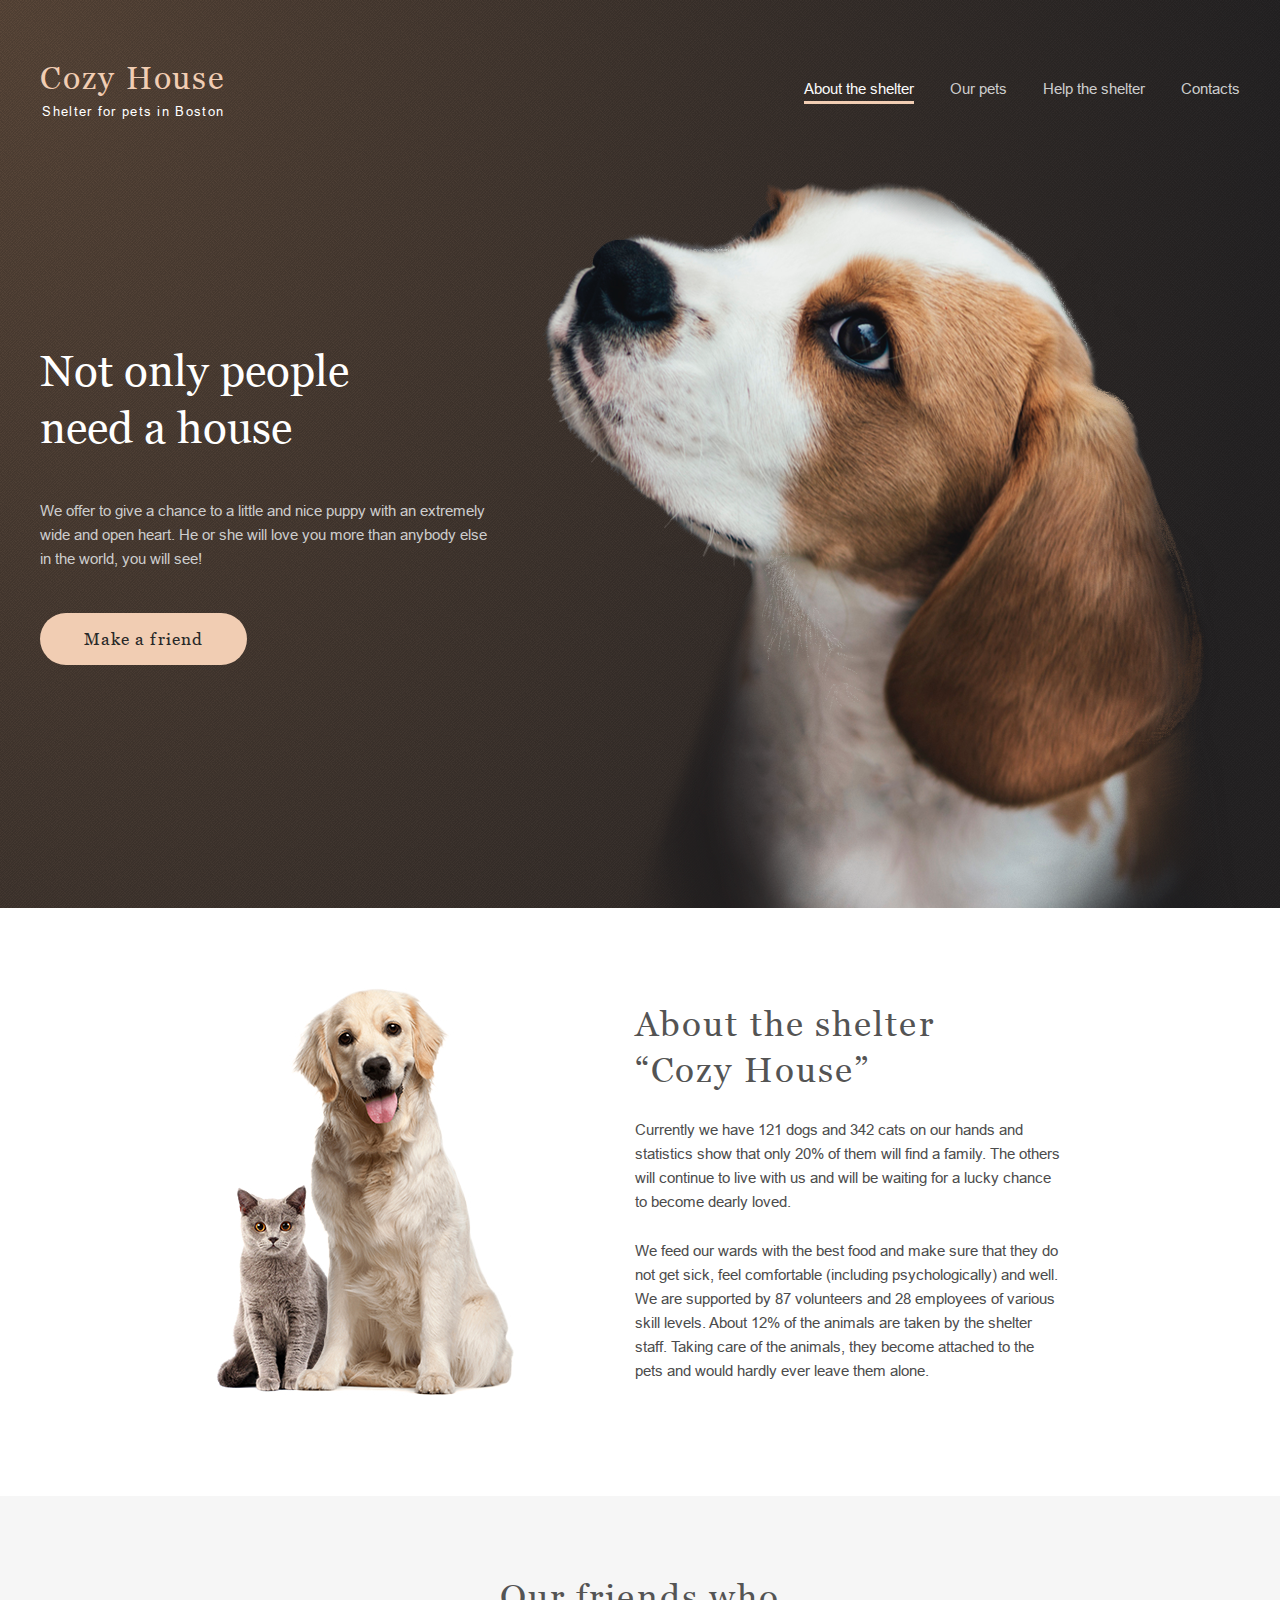
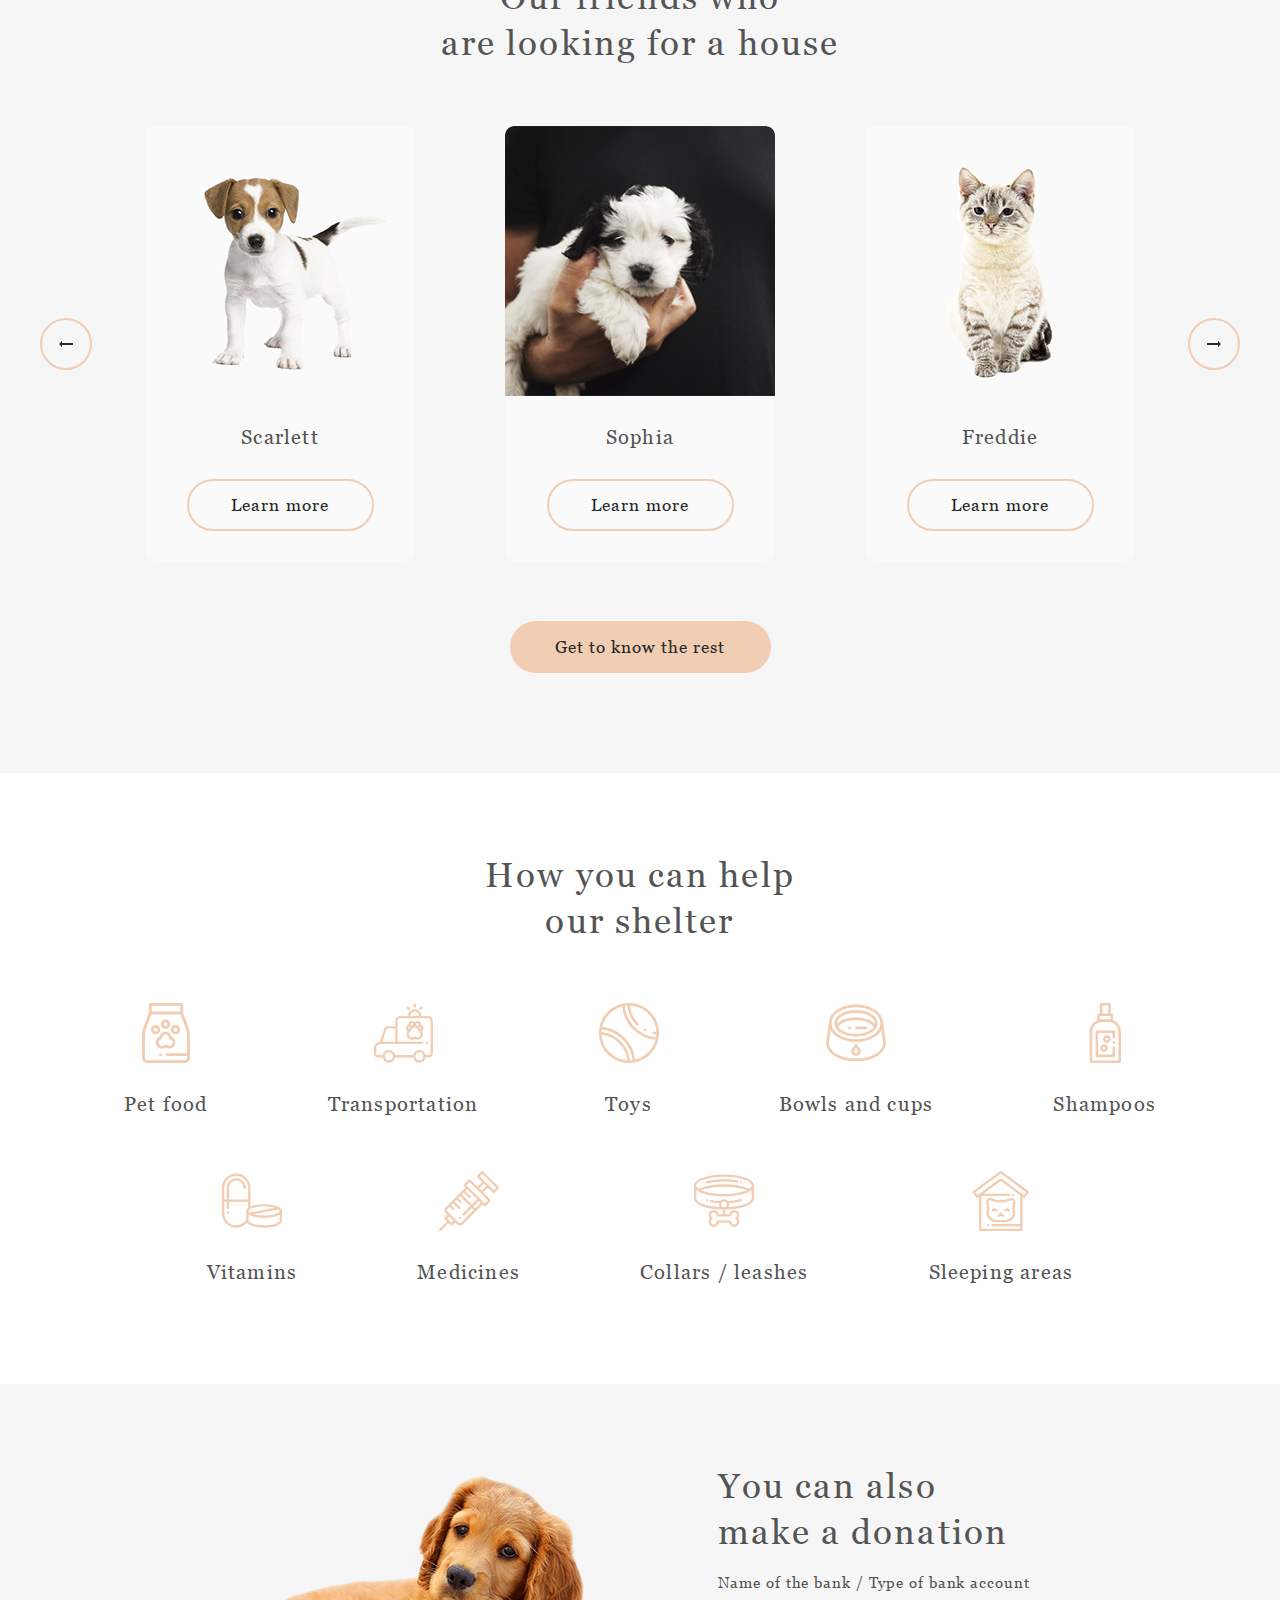
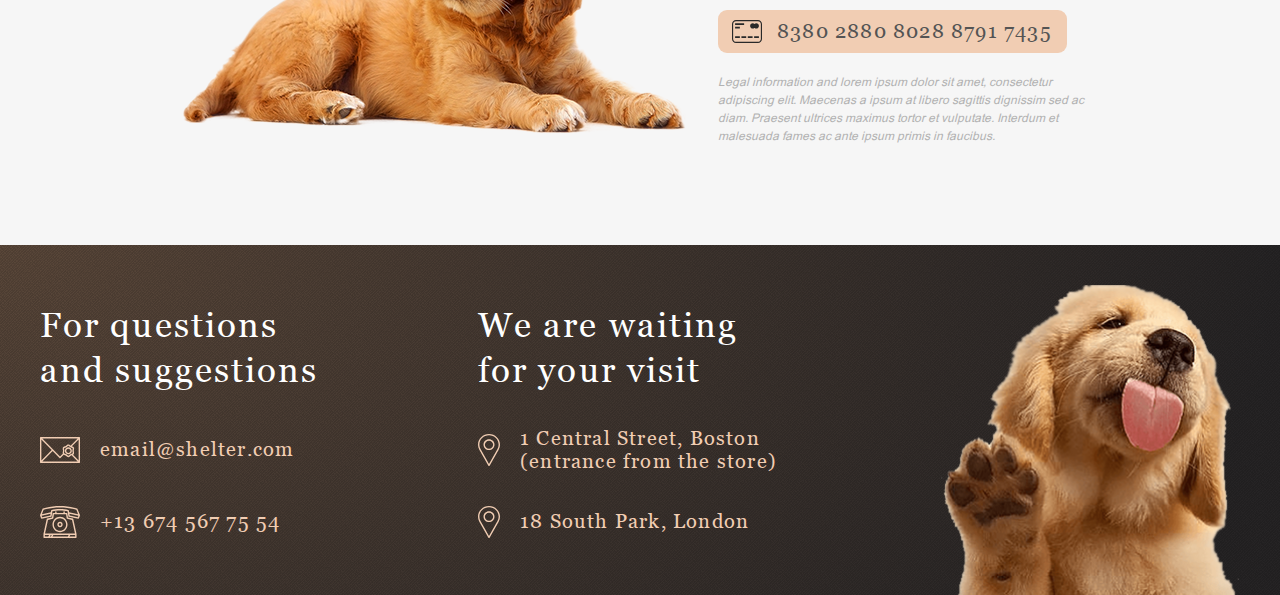
<file: shelter/pages/main/index.html>
<!DOCTYPE html>
<html lang="en">
<head>
  <meta charset="UTF-8">
  <meta http-equiv="X-UA-Compatible" content="IE=edge">
  <meta name="viewport" content="width=device-width, initial-scale=1.0">
  <link rel="stylesheet" href="../../assets/css/normalize.css">
  <link rel="stylesheet" href="../../assets/css/reset.css">
  <link rel="stylesheet" href="../../assets/css/fonts.css">
  <link rel="stylesheet" href="../../assets/css/main.css">
  <link rel="icon" href="../../assets/favicon.ico">
  <title>Cozy House</title>
</head>
<body>
  <div class="dimmer" id="dimmer"></div>
  <div class="container">
    <header id="header">
      <a href=".">
        <div class="logo">
          <h1 class="logo-title">Cozy House</h1>
          <p class="logo-subtitle">Shelter for pets in Boston</p>
        </div>
      </a>
      <nav class="menu">
        <ul class="menu-list">
          <li class="menu-line"><a href="#top" class="menu-link active">About the shelter</a></li>
          <li class="menu-line"><a href="../pets/index.html" class="menu-link">Our pets</a></li>
          <li class="menu-line"><a href="#help" class="menu-link">Help the shelter</a></li>
          <li class="menu-line"><a href="#footer" class="menu-link">Contacts</a></li>
        </ul>
        <div class="dimmer-menu"></div>
        <div class="burger" title="menu">
          <span></span>
        </div>
      </nav>
    </header>
    <main class="main">
      <section id="start-screen">
        <div class="start-bkg"></div>
        <div class="start-content">
          <div class="start-wrapper">
            <h2 class="start-title">Not only people need a house</h2>
            <p class="start-text">
              We offer to give a chance to a little and nice puppy with an extremely wide and open heart. He or she will love you more than anybody else in the world, you will see!
            </p>
            <button  class="btn start" onclick="location.href='#our-friends'">Make a friend</button>
          </div>
          <img 
            class="start-puppy" 
            src="../../assets/images/start-screen-puppy.png" 
            alt="start screen puppy"
            srcset="
              ../../assets/images/start-screen-puppy-320.png 260w,
              ../../assets/images/start-screen-puppy-768.png 569w,
              ../../assets/images/start-screen-puppy.png 698w"
            sizes="
              (max-width: 767px) 260px,
              (max-width: 1279px) 569px,
              (min-width: 1280px) 698px">
        </div>
      </section>
      <section id="about">
        <img 
          class="about-pets" 
          src="../../assets/images/about-pets.jpg" 
          alt="about pets"
          srcset="
            ../../assets/images/about-pets-320.jpg 260w,
            ../../assets/images/about-pets.jpg 300w"
          sizes="
            (max-width: 767px) 260px,
            (min-width: 768px) 300px">
        <div class="about-wrapper">
          <h2 class="title">About the shelter “Cozy House”</h2>
          <p class="text">Currently we have 121 dogs and 342 cats on our hands and statistics show that only 20% of them
            will find a family. The others will continue to live with us and will be waiting for a lucky chance to
            become dearly loved.</p>
          <p class="text">We feed our wards with the best food and make sure that they do not get sick, feel comfortable
            (including psychologically) and well. We are supported by 87 volunteers and 28 employees of various skill
            levels. About 12% of the animals are taken by the shelter staff. Taking care of the animals, they become
            attached to the pets and would hardly ever leave them alone.</p>
        </div>
      </section>
      <section id="our-friends">
        <h2 class="title">Our friends who <br> are looking for a house</h2>
        <div class="friends-wrapper">
          <button id="btn-left"></button>
          <div class="slider-wrapper">
            <div class="slider">
              <div class="cards-group" id="cards-left">
              </div>
              <div class="cards-group" id="cards-active">
              </div>
              <div class="cards-group" id="cards-right">
              </div>
            </div>
          </div>
          <button id="btn-right"></button>
        </div>
        <button  class="btn our-pets" onclick="location.href='../pets/index.html'">Get to know the rest</button>
      </section>
      <section id="help">
        <h2 class="title">How you can help our shelter</h2>
        <div class="help-wrapper">
          <div class="help-item">
            <img class="item-ico" src="../../assets/svg/food.svg" alt="food" width="60" height="60">
            <p class="item-title">Pet food</p>
          </div>
          <div class="help-item">
            <img class="item-ico" src="../../assets/svg/transportation.svg" alt="transportation" width="60" height="60">
            <p class="item-title">Transportation</p>
          </div>
          <div class="help-item">
            <img class="item-ico" src="../../assets/svg/toys.svg" alt="toys" width="60" height="60">
            <p class="item-title">Toys</p>
          </div>
          <div class="help-item">
            <img class="item-ico" src="../../assets/svg/bowls-and-cups.svg" alt="bowls-and-cups" width="60" height="60">
            <p class="item-title">Bowls and cups</p>
          </div>
          <div class="help-item">
            <img class="item-ico" src="../../assets/svg/shampoos.svg" alt="shampoos" width="60" height="60">
            <p class="item-title">Shampoos</p>
          </div>
          <div class="help-item">
            <img class="item-ico" src="../../assets/svg/vitamins.svg" alt="vitamins" width="60" height="60">
            <p class="item-title">Vitamins</p>
          </div>
          <div class="help-item">
            <img class="item-ico" src="../../assets/svg/medicines.svg" alt="medicines" width="60" height="60">
            <p class="item-title">Medicines</p>
          </div>
          <div class="help-item">
            <img class="item-ico" src="../../assets/svg/collars-or-leashes.svg" alt="collars or leashes" width="60" height="60">
            <p class="item-title">Collars / leashes</p>
          </div>
          <div class="help-item">
            <img class="item-ico" src="../../assets/svg/sleeping-area.svg" alt="sleeping area" width="60" height="60">
            <p class="item-title">Sleeping areas</p>
          </div>
        </div>
      </section>
      <section id="in-addition">
        <img 
          src="../../assets/images/donation-dog.png" 
          alt="donation dog"
          srcset="
            ../../assets/images/donation-dog-320.png 260w,
            ../../assets/images/donation-dog.png 505w"
          sizes="
            (max-width: 767px) 260px,
            (min-width: 768px) 505px">
        <div class="add-wrapper">
          <h2 class="title">You can also make a donation</h2>
          <p class="subhead">Name of the bank / Type of bank account</p>
          <a href="#fake">
            <div class="credit-card">
              <img src="../../assets/svg/credit-card.svg" alt="credit-card" width="30" height="23">
              <p class="number">8380 2880 8028 8791 7435</p>
            </div>
          </a>
          <p class="legal">Legal information and lorem ipsum dolor sit amet, consectetur adipiscing elit. Maecenas a ipsum at libero sagittis dignissim sed ac diam. Praesent ultrices maximus tortor et vulputate. Interdum et malesuada fames ac ante ipsum primis in faucibus.</p>
        </div>
      </section>
    </main>
    <footer id="footer">
      <div class="footer-content">
        <div class="contacts-wrapper">
          <h3 class="title">For questions and suggestions</h3>
          <div class="contacts">       
            <a href="mailto://email@shelter.com" class="contact-link">
              <img src="../../assets/svg/mail.svg" alt="pin" width="40" height="26">
              email@shelter.com
            </a>
            <a href="tel:+136745677554" class="contact-link">
              <img src="../../assets/svg/phone.svg" alt="pin" width="40" height="32">
              +13 674 567 75 54
            </a>
          </div>
        </div>
        <div class="locations-wrapper">
          <h3 class="title">We are waiting for your visit</h3>
          <div class="locations">
            <a href="https://www.google.ru/maps/place/%D0%91%D0%BE%D1%81%D1%82%D0%BE%D0%BD,+%D0%9C%D0%B0%D1%81%D1%81%D0%B0%D1%87%D1%83%D1%81%D0%B5%D1%82%D1%81,+%D0%A1%D0%A8%D0%90/@42.3142647,-71.1103687,11z/data=!3m1!4b1!4m5!3m4!1s0x89e3652d0d3d311b:0x787cbf240162e8a0!8m2!3d42.3600825!4d-71.0588801?hl=ru"
                class="localtion-link"
                target="_blank">
                <img src="../../assets/svg/pin.svg" alt="pin" width="22" height="32">
                1 Central Street, Boston <br> (entrance from the store)
            </a>
            <a href="https://www.google.ru/maps/place/%D0%9B%D0%BE%D0%BD%D0%B4%D0%BE%D0%BD,+%D0%92%D0%B5%D0%BB%D0%B8%D0%BA%D0%BE%D0%B1%D1%80%D0%B8%D1%82%D0%B0%D0%BD%D0%B8%D1%8F/@51.528308,-0.3817797,10z/data=!3m1!4b1!4m5!3m4!1s0x47d8a00baf21de75:0x52963a5addd52a99!8m2!3d51.5072178!4d-0.1275862?hl=ru"
                class="localtion-link"
                target="_blank">
                <img src="../../assets/svg/pin.svg" alt="pin" width="22" height="32">
                18 South Park, London
            </a>
          </div>
        </div>
      </div>
      <img 
        class="footer-puppy" 
        src="../../assets/images/footer-puppy.png" 
        alt="footer puppy"
        srcset="
          ../../assets/images/footer-puppy-320.png 260w,
          ../../assets/images/footer-puppy.png 505w"
        sizes="
          (max-width: 767px) 260px,
          (min-width: 768px) 505px">
    </footer>
  </div> 

  <script type="module" src="./index.js"></script>
</body>
</html>
</file>
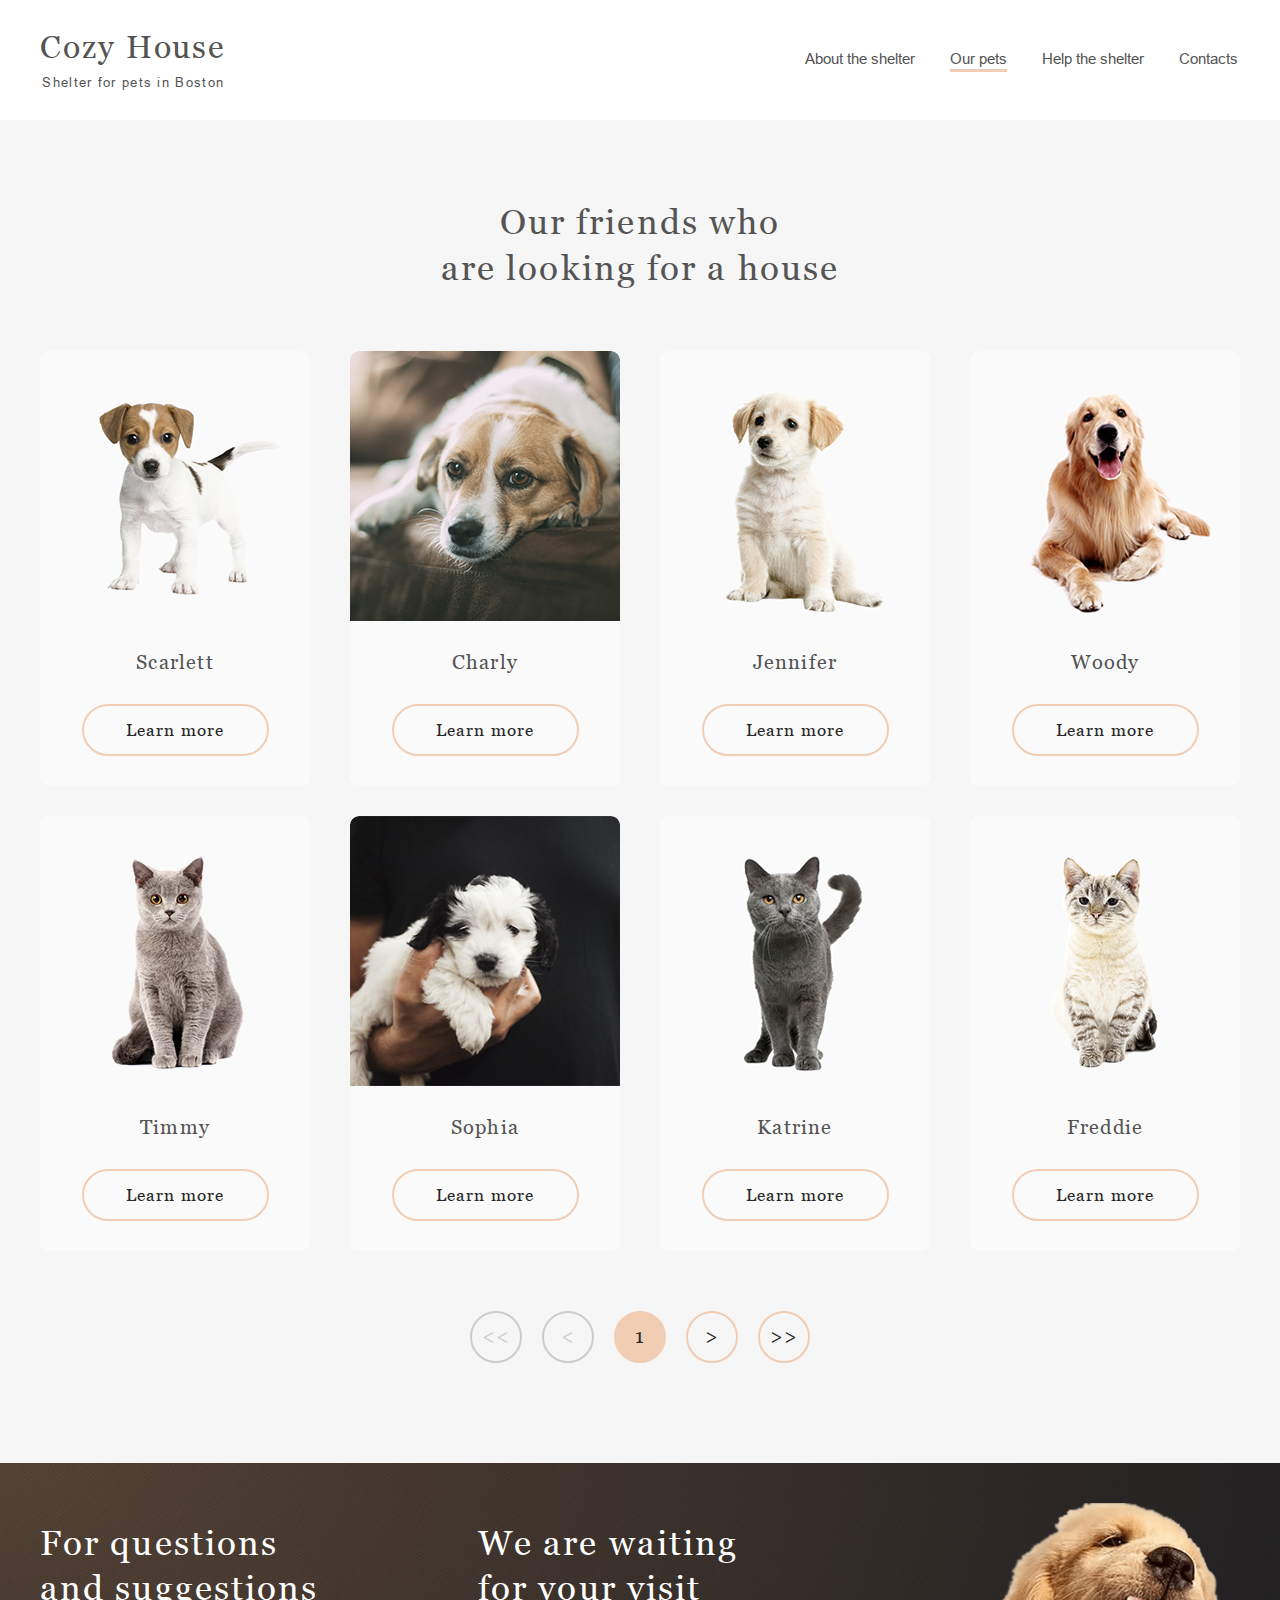
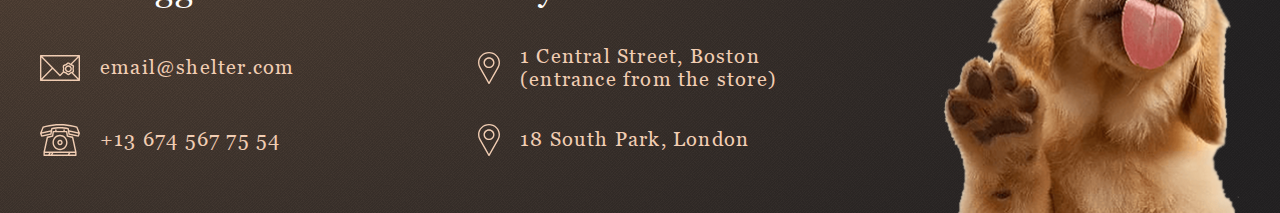
<file: shelter/pages/pets/index.html>
<!DOCTYPE html>
<html lang="en">
<head>
  <meta charset="UTF-8">
  <meta http-equiv="X-UA-Compatible" content="IE=edge">
  <meta name="viewport" content="width=device-width, initial-scale=1.0">
  <link rel="stylesheet" href="../../assets/css/normalize.css">
  <link rel="stylesheet" href="../../assets/css/reset.css">
  <link rel="stylesheet" href="../../assets/css/fonts.css">
  <link rel="stylesheet" href="../../assets/css/pets.css">
  <title>Shelter</title>
</head>
<body>
  <div class="dimmer" id="dimmer"></div>
  <div class="container">
    <header id="header">
      <a href="../main/index.html">
        <div class="logo">
          <h1 class="logo-title">Cozy House</h1>
          <p class="logo-subtitle">Shelter for pets in Boston</p>
        </div>
      </a>
      <nav class="menu">
        <ul class="menu-list">
          <li class="menu-line"><a href="../main/index.html" class="menu-link">About the shelter</a></li>
          <li class="menu-line"><a href="#top" class="menu-link active">Our pets</a></li>
          <li class="menu-line"><a href="../main/index.html#help" class="menu-link">Help the shelter</a></li>
          <li class="menu-line"><a href="#footer" class="menu-link">Contacts</a></li>
        </ul>
        <div class="dimmer-menu"></div>
        <div class="burger" title="menu">
          <span></span>
        </div>
      </nav>
    </header>
    <main class="main">
      <section id="our-friends">
        <h2 class="title">Our friends who<br>are looking for a house</h2>
        <div class="card-wrapper">
          
        </div>
        <div class="navigation">
          <button class="btn-pag disabled" id="btn-begin">&#60;&#60;</button>
          <button class="btn-pag disabled" id="btn-left">&#60;</button>
          <button class="btn-pag active" id="btn-page">1</button>
          <button class="btn-pag ready" id="btn-right">&#62;</button>
          <button class="btn-pag ready" id="btn-end">&#62;&#62;</button>
        </div>
      </section>
    </main>
    <footer id="footer">
      <div class="footer-content">
        <div class="contacts-wrapper">
          <h3 class="title">For questions and suggestions</h3>
          <div class="contacts">       
            <a href="mailto://email@shelter.com" class="contact-link">
              <img src="../../assets/svg/mail.svg" alt="pin" width="40" height="26">
              email@shelter.com
            </a>
            <a href="tel:+136745677554" class="contact-link">
              <img src="../../assets/svg/phone.svg" alt="pin" width="40" height="32">
              +13 674 567 75 54
            </a>
          </div>
        </div>
        <div class="locations-wrapper">
          <h3 class="title">We are waiting for your visit</h3>
          <div class="locations">
            <a href="https://www.google.ru/maps/place/%D0%91%D0%BE%D1%81%D1%82%D0%BE%D0%BD,+%D0%9C%D0%B0%D1%81%D1%81%D0%B0%D1%87%D1%83%D1%81%D0%B5%D1%82%D1%81,+%D0%A1%D0%A8%D0%90/@42.3142647,-71.1103687,11z/data=!3m1!4b1!4m5!3m4!1s0x89e3652d0d3d311b:0x787cbf240162e8a0!8m2!3d42.3600825!4d-71.0588801?hl=ru"
                class="localtion-link"
                target="_blank">
                <img src="../../assets/svg/pin.svg" alt="pin" width="22" height="32">
                1 Central Street, Boston <br> (entrance from the store)
            </a>
            <a href="https://www.google.ru/maps/place/%D0%9B%D0%BE%D0%BD%D0%B4%D0%BE%D0%BD,+%D0%92%D0%B5%D0%BB%D0%B8%D0%BA%D0%BE%D0%B1%D1%80%D0%B8%D1%82%D0%B0%D0%BD%D0%B8%D1%8F/@51.528308,-0.3817797,10z/data=!3m1!4b1!4m5!3m4!1s0x47d8a00baf21de75:0x52963a5addd52a99!8m2!3d51.5072178!4d-0.1275862?hl=ru"
                class="localtion-link"
                target="_blank">
                <img src="../../assets/svg/pin.svg" alt="pin" width="22" height="32">
                18 South Park, London
            </a>
          </div>
        </div>
      </div>
      <img 
        class="footer-puppy" 
        src="../../assets/images/footer-puppy.png" 
        alt="footer puppy"
        srcset="
          ../../assets/images/footer-puppy-320.png 260w,
          ../../assets/images/footer-puppy.png 505w"
        sizes="
          (max-width: 767px) 260px,
          (min-width: 768px) 505px">
    </footer>
  </div>

  <script type="module" src="./index.js"></script>
</body>
</html>
</file>
<file: shelter/assets/css/fonts.css>
@font-face {
	font-family: 'Georgia';
	src: url('../fonts/Georgia.eot');
	src: local('Georgia'),
		url('../fonts/Georgia.eot?#iefix') format('embedded-opentype'),
		url('../fonts/Georgia.woff') format('woff'),
		url('../fonts/Georgia.ttf') format('truetype');
	font-weight: normal;
	font-style: normal;
}

@font-face {
	font-family: 'Arial';
	src: url('../fonts/ArialMT.eot');
	src: local('Arial'), local('ArialMT'),
		url('../fonts/ArialMT.eot?#iefix') format('embedded-opentype'),
		url('../fonts/ArialMT.woff') format('woff'),
		url('../fonts/ArialMT.ttf') format('truetype');
	font-weight: normal;
	font-style: normal;
}
</file>
<file: shelter/assets/css/main.css>
html {
  scroll-behavior: smooth;
}

body {
  position: relative;
  width: 100%;
  overflow: auto;
  background: radial-gradient(#5B483A, #262425), #211F20;
}

body.lock {
  overflow: hidden;
}

#dimmer {
  position: absolute;
  z-index: 1;
  display: none;
  width: 100%;
  height: 100%;
  background-color: #29292999;
}

#dimmer.active {
  display: block;
  cursor: pointer;
}

.container {
  position: relative;
  max-width: 1280px;
  min-height: 100vh;
  overflow-x: hidden;
  margin: 0 auto;
  padding: 60px 40px 0;
  display: -webkit-box;
  display: -ms-flexbox;
  display: flex;
  -webkit-box-orient: vertical;
  -webkit-box-direction: normal;
      -ms-flex-direction: column;
          flex-direction: column;
  -webkit-box-align: center;
      -ms-flex-align: center;
          align-items: center;
  -webkit-box-shadow: 0 4px 4px #00000040;
          box-shadow: 0 4px 4px #00000040;
}

@media screen and (min-width: 768px) and (max-width: 1279px) {
  .container {
    padding: 30px 30px 0;
  }
}

@media screen and (max-width: 767px) {
  .container {
    padding: 30px 10px 0;
  }
}

#header {
  position: relative;
  width: 100%;
  height: 60px;
  display: -webkit-box;
  display: -ms-flexbox;
  display: flex;
  -webkit-box-orient: horizontal;
  -webkit-box-direction: normal;
      -ms-flex-direction: row;
          flex-direction: row;
  -webkit-box-pack: justify;
      -ms-flex-pack: justify;
          justify-content: space-between;
  -webkit-box-align: center;
      -ms-flex-align: center;
          align-items: center;
}

#header .logo {
  z-index: 3;
  position: relative;
  height: 100%;
  display: -webkit-box;
  display: -ms-flexbox;
  display: flex;
  -webkit-box-orient: vertical;
  -webkit-box-direction: normal;
      -ms-flex-direction: column;
          flex-direction: column;
  -webkit-box-pack: justify;
      -ms-flex-pack: justify;
          justify-content: space-between;
  -webkit-box-align: end;
      -ms-flex-align: end;
          align-items: flex-end;
  gap: 7px;
  cursor: pointer;
}

#header .logo-title {
  margin: 0;
  font-family: 'Georgia';
  font-style: normal;
  font-size: 32px;
  line-height: 110%;
  letter-spacing: 0.06em;
  color: #F1CDB3;
}

#header .logo-subtitle {
  padding-right: 1px;
  font-family: 'Arial';
  font-style: normal;
  font-size: 13px;
  line-height: 15px;
  letter-spacing: 0.1em;
  color: #FFFFFF;
}

#header .menu {
  padding-bottom: 2px;
}

#header .menu-list {
  height: 100%;
  display: -webkit-box;
  display: -ms-flexbox;
  display: flex;
  -webkit-box-orient: horizontal;
  -webkit-box-direction: normal;
      -ms-flex-direction: row;
          flex-direction: row;
  -webkit-box-pack: end;
      -ms-flex-pack: end;
          justify-content: flex-end;
  -webkit-box-align: center;
      -ms-flex-align: center;
          align-items: center;
  gap: 36px;
}

#header .menu-line {
  font-family: 'Arial';
  font-style: normal;
  font-size: 15px;
  line-height: 160%;
  color: #FAFAFA;
  -webkit-transition: -webkit-transform 0.25s;
  transition: -webkit-transform 0.25s;
  transition: transform 0.25s;
  transition: transform 0.25s, -webkit-transform 0.25s;
}

#header .menu-line:active {
  -webkit-transform: translateY(1px);
          transform: translateY(1px);
}

#header .menu-link {
  position: relative;
  color: #CDCDCD;
}

#header .menu-link::after {
  position: absolute;
  left: 0;
  bottom: -7px;
  width: 100%;
  height: 3px;
  -webkit-transform: scaleX(0);
          transform: scaleX(0);
  -webkit-transform-origin: bottom right;
          transform-origin: bottom right;
  -webkit-transition: -webkit-transform 0.25s;
  transition: -webkit-transform 0.25s;
  transition: transform 0.25s;
  transition: transform 0.25s, -webkit-transform 0.25s;
  background-color: #F1CDB3;
  content: '';
}

#header .menu-link.active, #header .menu-link:hover::after, #header .menu-link.active::after {
  -webkit-transform: scaleX(1);
          transform: scaleX(1);
  -webkit-transform-origin: bottom left;
          transform-origin: bottom left;
  -webkit-transition: color 0.5s, -webkit-transform 0.25s;
  transition: color 0.5s, -webkit-transform 0.25s;
  transition: transform 0.25s, color 0.5s;
  transition: transform 0.25s, color 0.5s, -webkit-transform 0.25s;
  color: #FAFAFA;
}

#header .dimmer-menu {
  position: absolute;
  z-index: 1;
  display: none;
  top: -30px;
  left: -10px;
  right: -10px;
  height: 100vh;
  background-color: #29292999;
}

#header .burger {
  z-index: 2;
  position: relative;
  display: none;
  width: 30px;
  height: 22px;
  cursor: pointer;
}

#header .burger span {
  width: 30px;
  top: 50%;
  -webkit-transform: translateY(-50%);
          transform: translateY(-50%);
}

#header .burger span,
#header .burger span::before,
#header .burger span::after {
  position: absolute;
  width: 30px;
  height: 2px;
  display: block;
  -webkit-transition: -webkit-transform 0.25s;
  transition: -webkit-transform 0.25s;
  transition: transform 0.25s;
  transition: transform 0.25s, -webkit-transform 0.25s;
  background-color: #F1CDB3;
}

#header .burger span::before {
  content: "";
  top: -10px;
  -webkit-transition: top 0.3s 0.3s, -webkit-transform 0.3s cubic-bezier(0.23, 1, 0.32, 1);
  transition: top 0.3s 0.3s, -webkit-transform 0.3s cubic-bezier(0.23, 1, 0.32, 1);
  transition: top 0.3s 0.3s, transform 0.3s cubic-bezier(0.23, 1, 0.32, 1);
  transition: top 0.3s 0.3s, transform 0.3s cubic-bezier(0.23, 1, 0.32, 1), -webkit-transform 0.3s cubic-bezier(0.23, 1, 0.32, 1);
}

#header .burger span::after {
  content: "";
  bottom: -10px;
  -webkit-transition: bottom 0.3s 0.3s, -webkit-transform 0.3s cubic-bezier(0.23, 1, 0.32, 1);
  transition: bottom 0.3s 0.3s, -webkit-transform 0.3s cubic-bezier(0.23, 1, 0.32, 1);
  transition: bottom 0.3s 0.3s, transform 0.3s cubic-bezier(0.23, 1, 0.32, 1);
  transition: bottom 0.3s 0.3s, transform 0.3s cubic-bezier(0.23, 1, 0.32, 1), -webkit-transform 0.3s cubic-bezier(0.23, 1, 0.32, 1);
}

#header .burger.active span {
  -webkit-transform: rotate(90deg);
          transform: rotate(90deg);
}

#header .burger.active span:before {
  content: "";
  top: 0px;
  -webkit-transform: translateY(10px);
          transform: translateY(10px);
  -webkit-transition: top 0.3s, -webkit-transform 0.3s 0.3s cubic-bezier(0.68, -0.55, 0.265, 1.55);
  transition: top 0.3s, -webkit-transform 0.3s 0.3s cubic-bezier(0.68, -0.55, 0.265, 1.55);
  transition: top 0.3s, transform 0.3s 0.3s cubic-bezier(0.68, -0.55, 0.265, 1.55);
  transition: top 0.3s, transform 0.3s 0.3s cubic-bezier(0.68, -0.55, 0.265, 1.55), -webkit-transform 0.3s 0.3s cubic-bezier(0.68, -0.55, 0.265, 1.55);
}

#header .burger.active span:after {
  content: "";
  bottom: 0;
  -webkit-transform: translateY(-10px);
          transform: translateY(-10px);
  -webkit-transition: bottom 0.3s, -webkit-transform 0.3s 0.3s cubic-bezier(0.68, -0.55, 0.265, 1.55);
  transition: bottom 0.3s, -webkit-transform 0.3s 0.3s cubic-bezier(0.68, -0.55, 0.265, 1.55);
  transition: bottom 0.3s, transform 0.3s 0.3s cubic-bezier(0.68, -0.55, 0.265, 1.55);
  transition: bottom 0.3s, transform 0.3s 0.3s cubic-bezier(0.68, -0.55, 0.265, 1.55), -webkit-transform 0.3s 0.3s cubic-bezier(0.68, -0.55, 0.265, 1.55);
}

@media screen and (max-width: 767px) {
  #header .burger {
    display: block;
  }
}

@media screen and (max-width: 767px) {
  #header {
    -webkit-box-pack: end;
        -ms-flex-pack: end;
            justify-content: flex-end;
    gap: 42px;
    padding-right: 42px;
  }
  #header .menu-list {
    z-index: 2;
    position: absolute;
    top: -30px;
    right: -330px;
    padding-top: 251px;
    width: 320px;
    height: 100vh;
    -webkit-box-pack: start;
        -ms-flex-pack: start;
            justify-content: flex-start;
    -webkit-box-orient: vertical;
    -webkit-box-direction: normal;
        -ms-flex-direction: column;
            flex-direction: column;
    -webkit-box-align: center;
        -ms-flex-align: center;
            align-items: center;
    gap: 40px;
    background-color: #292929;
    -webkit-transition: right 0.3s;
    transition: right 0.3s;
  }
  #header .menu-list.active {
    right: -10px;
    overflow-y: auto;
  }
  #header .menu-line {
    font-size: 32px;
    line-height: 160%;
  }
  #header .dimmer-menu.active {
    display: block;
    cursor: pointer;
  }
}

.main {
  -webkit-box-flex: 1;
      -ms-flex: 1 1 auto;
          flex: 1 1 auto;
  width: 100%;
}

#start-screen .start-bkg {
  position: absolute;
  z-index: -1;
  top: 0;
  left: 0;
  height: 908px;
  width: 100%;
  background: url("../../assets/svg/noise_transparent@2x.svg"), radial-gradient(100% 215.42% at 0% 0%, #5B483A 0%, #262425 100%);
}

#start-screen .start-content {
  padding-top: 60px;
  display: -webkit-box;
  display: -ms-flexbox;
  display: flex;
  -webkit-box-orient: horizontal;
  -webkit-box-direction: normal;
      -ms-flex-direction: row;
          flex-direction: row;
  -webkit-box-pack: center;
      -ms-flex-pack: center;
          justify-content: center;
  gap: 42px;
}

#start-screen .start-wrapper {
  margin-top: 163px;
  width: 460px;
  display: -webkit-box;
  display: -ms-flexbox;
  display: flex;
  -webkit-box-orient: vertical;
  -webkit-box-direction: normal;
      -ms-flex-direction: column;
          flex-direction: column;
  gap: 42px;
}

#start-screen .start-title {
  width: 310px;
  height: 114px;
  font-family: 'Georgia';
  font-style: normal;
  font-size: 44px;
  line-height: 130%;
  color: #FFFFFF;
}

#start-screen .start-text {
  width: 460px;
  height: 72px;
  font-family: 'Arial';
  font-style: normal;
  font-size: 15px;
  line-height: 160%;
  color: #CDCDCD;
}

#start-screen .btn.start {
  width: 207px;
  height: 52px;
  font-family: 'Georgia';
  font-style: normal;
  font-size: 17px;
  line-height: 130%;
  letter-spacing: 0.06em;
  color: #292929;
  background: #F1CDB3;
  border-radius: 100px;
  -webkit-transition: all 0.5s;
  transition: all 0.5s;
}

#start-screen .btn.start:hover {
  background: #FDDCC4;
}

#start-screen .btn.start:active {
  background: #e9b188;
  -webkit-transform: translateY(1px);
          transform: translateY(1px);
}

#start-screen .start-puppy {
  margin-left: auto;
}

@media screen and (min-width: 768px) and (max-width: 1279px) {
  #start-screen .start-bkg {
    height: 1165px;
  }
  #start-screen .start-content {
    -webkit-box-orient: vertical;
    -webkit-box-direction: normal;
        -ms-flex-direction: column;
            flex-direction: column;
    -webkit-box-pack: center;
        -ms-flex-pack: center;
            justify-content: center;
    gap: 100px;
  }
  #start-screen .start-wrapper {
    margin-top: 0;
    -ms-flex-item-align: center;
        -ms-grid-row-align: center;
        align-self: center;
  }
  #start-screen .btn.start {
    -ms-flex-item-align: center;
        -ms-grid-row-align: center;
        align-self: center;
  }
}

@media screen and (max-width: 767px) {
  #start-screen .start-bkg {
    height: 823px;
  }
  #start-screen .start-content {
    -webkit-box-orient: vertical;
    -webkit-box-direction: normal;
        -ms-flex-direction: column;
            flex-direction: column;
    -webkit-box-pack: center;
        -ms-flex-pack: center;
            justify-content: center;
    gap: 105px;
  }
  #start-screen .start-wrapper {
    margin-top: 0;
    -ms-flex-item-align: center;
        -ms-grid-row-align: center;
        align-self: center;
    -webkit-box-align: center;
        -ms-flex-align: center;
            align-items: center;
    width: 300px;
    text-align: center;
  }
  #start-screen .start-title {
    width: 260px;
    height: auto;
    text-align: center;
    font-size: 25px;
    letter-spacing: 0.06em;
  }
  #start-screen .start-text {
    width: 300px;
    height: auto;
    text-align: center;
  }
}

#about {
  margin: 0 -40px;
  padding: 80px 0 100px;
  display: -webkit-box;
  display: -ms-flexbox;
  display: flex;
  -webkit-box-pack: center;
      -ms-flex-pack: center;
          justify-content: center;
  gap: 120px;
  background-color: #FFFFFF;
}

#about .about-wrapper {
  padding-top: 14px;
  width: 430px;
  display: -webkit-box;
  display: -ms-flexbox;
  display: flex;
  -webkit-box-orient: vertical;
  -webkit-box-direction: normal;
      -ms-flex-direction: column;
          flex-direction: column;
  gap: 25px;
}

#about .title {
  width: 370px;
  font-family: 'Georgia';
  font-style: normal;
  font-size: 35px;
  line-height: 130%;
  -webkit-box-align: center;
      -ms-flex-align: center;
          align-items: center;
  letter-spacing: 0.06em;
  color: #545454;
}

#about .text {
  font-family: 'Arial';
  font-style: normal;
  font-weight: 400;
  font-size: 15px;
  line-height: 160%;
  color: #4C4C4C;
}

@media screen and (min-width: 768px) and (max-width: 1279px) {
  #about {
    margin: 0 -30px;
    -webkit-box-orient: vertical;
    -webkit-box-direction: reverse;
        -ms-flex-direction: column-reverse;
            flex-direction: column-reverse;
    -webkit-box-align: center;
        -ms-flex-align: center;
            align-items: center;
    gap: 80px;
  }
  #about .about-wrapper {
    padding-top: 0;
  }
}

@media screen and (max-width: 767px) {
  #about {
    margin: 0 -10px;
    padding: 42px 0 42px;
    -webkit-box-orient: vertical;
    -webkit-box-direction: reverse;
        -ms-flex-direction: column-reverse;
            flex-direction: column-reverse;
    -webkit-box-align: center;
        -ms-flex-align: center;
            align-items: center;
    gap: 42px;
  }
  #about .about-wrapper {
    padding-top: 0;
    width: 270px;
    gap: 23px;
    text-align: justify;
  }
  #about .title {
    width: 270px;
    text-align: center;
    font-size: 25px;
  }
}

#our-friends {
  position: relative;
  margin: 0 -40px;
  padding: 79px 0 100px;
  display: -webkit-box;
  display: -ms-flexbox;
  display: flex;
  -webkit-box-orient: vertical;
  -webkit-box-direction: normal;
      -ms-flex-direction: column;
          flex-direction: column;
  -webkit-box-align: center;
      -ms-flex-align: center;
          align-items: center;
  gap: 60px;
  background-color: #F6F6F6;
}

#our-friends .title {
  width: 400px;
  text-align: center;
  font-family: 'Georgia';
  font-style: normal;
  font-size: 35px;
  line-height: 130%;
  -webkit-box-align: center;
      -ms-flex-align: center;
          align-items: center;
  letter-spacing: 0.06em;
  color: #545454;
}

@media screen and (max-width: 767px) {
  #our-friends .title {
    width: 300px;
    font-size: 25px;
  }
}

#our-friends .friends-wrapper {
  position: relative;
  display: -webkit-box;
  display: -ms-flexbox;
  display: flex;
  -webkit-box-pack: center;
      -ms-flex-pack: center;
          justify-content: center;
  -webkit-box-align: center;
      -ms-flex-align: center;
          align-items: center;
  gap: 53px;
}

#our-friends #btn-left {
  width: 52px;
  height: 52px;
  border: 2px solid #F1CDB3;
  -webkit-box-sizing: border-box;
          box-sizing: border-box;
  border-radius: 100px;
  background-color: #F6F6F6;
  background-position: center;
  background-repeat: no-repeat;
  -webkit-transition: color 0.5s;
  transition: color 0.5s;
  background-image: url("../../assets/svg/arrow.svg");
}

#our-friends #btn-left:hover {
  background-color: #FDDCC4;
}

#our-friends #btn-left:active {
  background-color: #fbbf93;
}

#our-friends #btn-right {
  width: 52px;
  height: 52px;
  border: 2px solid #F1CDB3;
  -webkit-box-sizing: border-box;
          box-sizing: border-box;
  border-radius: 100px;
  background-color: #F6F6F6;
  background-position: center;
  background-repeat: no-repeat;
  -webkit-transition: color 0.5s;
  transition: color 0.5s;
  background-image: url("../../assets/svg/arrow.svg");
  -webkit-transform: rotate(-180deg);
          transform: rotate(-180deg);
}

#our-friends #btn-right:hover {
  background-color: #FDDCC4;
}

#our-friends #btn-right:active {
  background-color: #fbbf93;
}

#our-friends .slider-wrapper {
  width: 990px;
  height: 435px;
  overflow: hidden;
}

#our-friends .slider {
  position: relative;
  left: 0;
  display: -webkit-box;
  display: -ms-flexbox;
  display: flex;
}

#our-friends .cards-group {
  display: -webkit-box;
  display: -ms-flexbox;
  display: flex;
  gap: 90px;
}

#our-friends .card {
  height: 435px;
  display: -webkit-box;
  display: -ms-flexbox;
  display: flex;
  -webkit-box-orient: vertical;
  -webkit-box-direction: normal;
      -ms-flex-direction: column;
          flex-direction: column;
  -webkit-box-align: center;
      -ms-flex-align: center;
          align-items: center;
  gap: 30px;
  border-radius: 9px;
  background-color: #FAFAFA;
  -webkit-transition: all 0.5s;
  transition: all 0.5s;
  cursor: pointer;
}

#our-friends .card:hover {
  background-color: #FFFFFF;
}

#our-friends .card:hover .btn.pets {
  background-color: #FDDCC4;
}

#our-friends .card img {
  border-radius: 9px 9px 0 0;
}

#our-friends .card .pet-name {
  font-family: 'Georgia';
  font-style: normal;
  font-size: 20px;
  line-height: 23px;
  letter-spacing: 0.06em;
  color: #545454;
}

#our-friends .card .btn.pets {
  width: 187px;
  height: 52px;
  font-family: 'Georgia';
  font-style: normal;
  font-size: 17px;
  line-height: 130%;
  letter-spacing: 0.06em;
  color: #292929;
  background: #FAFAFA;
  border-radius: 100px;
  border: 2px solid #F1CDB3;
  -webkit-transition: all 0.5s;
  transition: all 0.5s;
}

#our-friends .card .btn.pets:hover {
  background: #FDDCC4;
}

#our-friends .card .btn.pets:active {
  background: #e9b188;
  -webkit-transform: translateY(1px);
          transform: translateY(1px);
}

#our-friends .btn.our-pets {
  width: 261px;
  height: 52px;
  font-family: 'Georgia';
  font-style: normal;
  font-size: 17px;
  line-height: 130%;
  letter-spacing: 0.06em;
  color: #292929;
  background: #F1CDB3;
  border-radius: 100px;
  -webkit-transition: all 0.5s;
  transition: all 0.5s;
}

#our-friends .btn.our-pets:hover {
  background: #FDDCC4;
}

#our-friends .btn.our-pets:active {
  background: #e9b188;
  -webkit-transform: translateY(1px);
          transform: translateY(1px);
}

#our-friends .transition-left {
  -webkit-animation-name: move-left;
          animation-name: move-left;
  -webkit-animation-duration: 1s;
          animation-duration: 1s;
}

@-webkit-keyframes move-left {
  from {
    left: -990px;
  }
  to {
    left: 0px;
  }
}

@keyframes move-left {
  from {
    left: -990px;
  }
  to {
    left: 0px;
  }
}

#our-friends .transition-right {
  -webkit-animation-name: move-right;
          animation-name: move-right;
  -webkit-animation-duration: 1s;
          animation-duration: 1s;
}

@-webkit-keyframes move-right {
  from {
    left: 0px;
  }
  to {
    left: -990px;
  }
}

@keyframes move-right {
  from {
    left: 0px;
  }
  to {
    left: -990px;
  }
}

#our-friends .popup {
  z-index: 2;
  position: fixed;
  display: none;
  width: 952px;
  height: 552px;
  display: -webkit-box;
  display: -ms-flexbox;
  display: flex;
  top: calc(50% - 26px);
  left: calc(50% + 26px);
  -webkit-transform: translate(-50%, -50%);
          transform: translate(-50%, -50%);
  background-color: transparent;
}

#our-friends .popup .active {
  display: block;
}

#our-friends .popup .popup-close {
  z-index: 2;
  position: absolute;
  top: 0;
  right: 0;
  width: 52px;
  height: 52px;
  display: -webkit-box;
  display: -ms-flexbox;
  display: flex;
  -webkit-box-pack: center;
      -ms-flex-pack: center;
          justify-content: center;
  -webkit-box-align: center;
      -ms-flex-align: center;
          align-items: center;
  border: 2px solid #F1CDB3;
  -webkit-box-sizing: border-box;
          box-sizing: border-box;
  border-radius: 100px;
  background-color: transparent;
  -webkit-transition: color 0.5s;
  transition: color 0.5s;
}

#our-friends .popup .popup-close:hover {
  background-color: #FDDCC4;
}

#our-friends .popup .popup-wrapper {
  margin-top: auto;
  margin-right: auto;
  width: 900px;
  height: 500px;
  display: -webkit-box;
  display: -ms-flexbox;
  display: flex;
  gap: 29px;
  background-color: #FAFAFA;
  border-radius: 9px;
}

#our-friends .popup .popup-wrapper .popup-img {
  border-radius: 9px 0 0 9px;
}

#our-friends .popup .popup-wrapper .popup-content {
  padding: 50px 20px 0 0;
  display: -webkit-box;
  display: -ms-flexbox;
  display: flex;
  -webkit-box-orient: vertical;
  -webkit-box-direction: normal;
      -ms-flex-direction: column;
          flex-direction: column;
  gap: 40px;
}

#our-friends .popup .popup-wrapper .popup-title {
  display: -webkit-box;
  display: -ms-flexbox;
  display: flex;
  -webkit-box-orient: vertical;
  -webkit-box-direction: normal;
      -ms-flex-direction: column;
          flex-direction: column;
  gap: 10px;
}

#our-friends .popup .popup-wrapper .popup-title .pet-name {
  font-family: 'Georgia';
  font-style: normal;
  font-weight: 400;
  font-size: 35px;
  line-height: 130%;
  letter-spacing: 0.06em;
  color: #000;
}

#our-friends .popup .popup-wrapper .popup-title .type-breed {
  font-family: 'Georgia';
  font-style: normal;
  font-weight: 400;
  font-size: 20px;
  line-height: 115%;
  letter-spacing: 0.06em;
  color: #000;
}

#our-friends .popup .popup-wrapper .popup-description {
  font-family: 'Georgia';
  font-style: normal;
  font-weight: 400;
  font-size: 15px;
  line-height: 110%;
  letter-spacing: 0.06em;
  color: #000;
}

#our-friends .popup .popup-wrapper .popup-options {
  padding-left: 15px;
  display: -webkit-box;
  display: -ms-flexbox;
  display: flex;
  -webkit-box-orient: vertical;
  -webkit-box-direction: normal;
      -ms-flex-direction: column;
          flex-direction: column;
  gap: 11px;
  font-family: 'Georgia';
  font-style: normal;
  font-weight: 400;
  font-size: 15px;
  line-height: 110%;
  letter-spacing: 0.06em;
  color: #000;
}

#our-friends .popup .popup-wrapper .pet-option {
  list-style-type: disc;
}

#our-friends .popup .popup-wrapper .pet-option::marker {
  color: #F1CDB3;
  font-size: 1.2em;
}

#our-friends .popup .popup-wrapper .pet-option:first-child {
  text-shadow: 0px 4px 4px rgba(0, 0, 0, 0.25);
}

@media screen and (min-width: 768px) and (max-width: 1279px) {
  #our-friends .popup {
    width: 682px;
    height: 402px;
  }
  #our-friends .popup .popup-wrapper {
    width: 630px;
    height: 350px;
    gap: 11px;
  }
  #our-friends .popup .popup-wrapper .popup-img {
    width: 350px;
    height: 350px;
  }
  #our-friends .popup .popup-wrapper .popup-content {
    padding: 10px 9px 37px 0;
    overflow: auto;
    display: -webkit-box;
    display: -ms-flexbox;
    display: flex;
    -webkit-box-orient: vertical;
    -webkit-box-direction: normal;
        -ms-flex-direction: column;
            flex-direction: column;
    gap: 20px;
  }
  #our-friends .popup .popup-wrapper .popup-description {
    font-size: 13px;
    line-height: 110%;
  }
  #our-friends .popup .popup-wrapper .popup-options {
    gap: 6px;
  }
}

@media screen and (max-width: 767px) {
  #our-friends .popup {
    width: 271px;
    height: 393px;
    top: calc(50%);
    left: calc(50% + 20px);
    -webkit-transform: translate(-50%, -50%);
            transform: translate(-50%, -50%);
  }
  #our-friends .popup .popup-wrapper {
    width: 240px;
    height: 341px;
    padding: 10px;
  }
  #our-friends .popup .popup-wrapper .popup-img {
    display: none;
  }
  #our-friends .popup .popup-wrapper .popup-content {
    padding: 0;
    gap: 20px;
    -webkit-box-align: center;
        -ms-flex-align: center;
            align-items: center;
    overflow: auto;
  }
  #our-friends .popup .popup-wrapper .popup-title {
    text-align: center;
  }
  #our-friends .popup .popup-wrapper .popup-description {
    font-size: 13px;
    line-height: 110%;
    text-align: justify;
  }
  #our-friends .popup .popup-wrapper .popup-options {
    padding-left: 20px;
    gap: 6px;
  }
}

@media screen and (min-width: 768px) and (max-width: 1279px) {
  #our-friends {
    margin: 0 -30px;
  }
  #our-friends .slider-wrapper {
    width: 580px;
    height: 435px;
  }
  #our-friends .cards-group {
    gap: 40px;
  }
  #our-friends .friends-wrapper {
    gap: 12px;
  }
  @-webkit-keyframes move-left {
    from {
      left: -580px;
    }
    to {
      left: 0px;
    }
  }
  @keyframes move-left {
    from {
      left: -580px;
    }
    to {
      left: 0px;
    }
  }
  @-webkit-keyframes move-right {
    from {
      left: 0px;
    }
    to {
      left: -580px;
    }
  }
  @keyframes move-right {
    from {
      left: 0px;
    }
    to {
      left: -580px;
    }
  }
}

@media screen and (max-width: 767px) {
  #our-friends {
    margin: 0 -10px;
    padding: 42px 0 42px;
    gap: 41px;
  }
  #our-friends .slider-wrapper {
    height: 435px;
    width: 270px;
  }
  #our-friends .friends-wrapper {
    height: 507px;
    -webkit-box-orient: vertical;
    -webkit-box-direction: normal;
        -ms-flex-direction: column;
            flex-direction: column;
    -webkit-box-pack: start;
        -ms-flex-pack: start;
            justify-content: start;
    gap: 20px;
  }
  @-webkit-keyframes move-left {
    from {
      left: -270px;
    }
    to {
      left: 0px;
    }
  }
  @keyframes move-left {
    from {
      left: -270px;
    }
    to {
      left: 0px;
    }
  }
  @-webkit-keyframes move-right {
    from {
      left: 0px;
    }
    to {
      left: -270px;
    }
  }
  @keyframes move-right {
    from {
      left: 0px;
    }
    to {
      left: -270px;
    }
  }
  #our-friends #btn-left {
    position: absolute;
    bottom: 0;
    left: 43px;
  }
  #our-friends #btn-right {
    position: absolute;
    bottom: 0;
    right: 43px;
  }
}

#help {
  margin: 0 -40px;
  padding: 80px 87px 100px;
  display: -webkit-box;
  display: -ms-flexbox;
  display: flex;
  -webkit-box-orient: vertical;
  -webkit-box-direction: normal;
      -ms-flex-direction: column;
          flex-direction: column;
  -webkit-box-align: center;
      -ms-flex-align: center;
          align-items: center;
  gap: 59px;
  background-color: #FFFFFF;
}

#help .title {
  width: 310px;
  text-align: center;
  font-family: 'Georgia';
  font-style: normal;
  font-size: 35px;
  line-height: 130%;
  -webkit-box-align: center;
      -ms-flex-align: center;
          align-items: center;
  letter-spacing: 0.06em;
  color: #545454;
}

#help .help-wrapper {
  display: -webkit-box;
  display: -ms-flexbox;
  display: flex;
  -webkit-box-orient: horizontal;
  -webkit-box-direction: normal;
      -ms-flex-direction: row;
          flex-direction: row;
  -ms-flex-wrap: wrap;
      flex-wrap: wrap;
  -webkit-box-pack: center;
      -ms-flex-pack: center;
          justify-content: center;
  gap: 55px 120px;
}

#help .help-item {
  display: -webkit-box;
  display: -ms-flexbox;
  display: flex;
  -webkit-box-orient: vertical;
  -webkit-box-direction: normal;
      -ms-flex-direction: column;
          flex-direction: column;
  gap: 30px;
  -webkit-box-align: center;
      -ms-flex-align: center;
          align-items: center;
}

#help .item-title {
  font-family: 'Georgia';
  font-style: normal;
  font-size: 20px;
  line-height: 115%;
  letter-spacing: 0.06em;
  color: #545454;
}

@media screen and (min-width: 768px) and (max-width: 1279px) {
  #help {
    margin: 0 -30px;
    padding: 80px 0 100px;
  }
  #help .help-wrapper {
    width: 630px;
    gap: 55px 60px;
  }
  #help .help-item {
    width: 170px;
  }
}

@media screen and (max-width: 767px) {
  #help {
    margin: 0 -10px;
    padding: 42px 0 42px;
    -webkit-box-align: center;
        -ms-flex-align: center;
            align-items: center;
    gap: 42px;
  }
  #help .title {
    width: 270px;
    font-size: 25px;
  }
  #help .help-wrapper {
    gap: 30px;
    padding: 0 15px;
  }
  #help .help-item {
    gap: 20px;
    width: 130px;
    height: 87px;
    -webkit-box-pack: center;
        -ms-flex-pack: center;
            justify-content: center;
  }
  #help .item-title {
    font-size: 15px;
    line-height: 110%;
  }
  #help .item-ico {
    width: 50px;
    height: 50px;
  }
}

#in-addition {
  margin: 0 -40px;
  padding: 80px 0 100px;
  display: -webkit-box;
  display: -ms-flexbox;
  display: flex;
  -webkit-box-orient: horizontal;
  -webkit-box-direction: normal;
      -ms-flex-direction: row;
          flex-direction: row;
  -webkit-box-pack: center;
      -ms-flex-pack: center;
          justify-content: center;
  -webkit-box-align: center;
      -ms-flex-align: center;
          align-items: center;
  gap: 30px;
  background-color: #F6F6F6;
}

#in-addition .add-wrapper {
  display: -webkit-box;
  display: -ms-flexbox;
  display: flex;
  width: 380px;
  -webkit-box-orient: vertical;
  -webkit-box-direction: normal;
      -ms-flex-direction: column;
          flex-direction: column;
  gap: 20px;
}

#in-addition .title {
  width: 300px;
  font-family: 'Georgia';
  font-style: normal;
  font-size: 35px;
  line-height: 130%;
  -webkit-box-align: center;
      -ms-flex-align: center;
          align-items: center;
  letter-spacing: 0.06em;
  color: #545454;
}

#in-addition .subhead {
  font-family: 'Georgia';
  font-style: normal;
  font-size: 15px;
  letter-spacing: 0.06em;
  color: #545454;
}

#in-addition .credit-card {
  width: 349px;
  height: 43px;
  padding: 10px 14px;
  display: -webkit-box;
  display: -ms-flexbox;
  display: flex;
  -webkit-box-orient: horizontal;
  -webkit-box-direction: normal;
      -ms-flex-direction: row;
          flex-direction: row;
  -webkit-box-pack: center;
      -ms-flex-pack: center;
          justify-content: center;
  -webkit-box-align: center;
      -ms-flex-align: center;
          align-items: center;
  gap: 15px;
  background: #F1CDB3;
  border-radius: 9px;
  font-family: 'Georgia';
  font-style: normal;
  font-size: 20px;
  line-height: 115%;
  letter-spacing: 0.06em;
  color: #545454;
  -webkit-transition: all 0.3s;
  transition: all 0.3s;
}

#in-addition .credit-card:hover {
  background: #FDDCC4;
}

#in-addition .credit-card:active {
  background: #fbbf93;
  -webkit-transform: translateY(1px);
          transform: translateY(1px);
}

#in-addition p.legal {
  font-family: 'Arial';
  font-style: italic;
  font-weight: 400;
  font-size: 12px;
  line-height: 18px;
  display: -webkit-box;
  display: -ms-flexbox;
  display: flex;
  -webkit-box-align: center;
      -ms-flex-align: center;
          align-items: center;
  color: #B2B2B2;
}

@media screen and (min-width: 768px) and (max-width: 1279px) {
  #in-addition {
    margin: 0 -30px;
    -webkit-box-orient: vertical;
    -webkit-box-direction: reverse;
        -ms-flex-direction: column-reverse;
            flex-direction: column-reverse;
    -webkit-box-align: center;
        -ms-flex-align: center;
            align-items: center;
    gap: 59px;
  }
}

@media screen and (max-width: 767px) {
  #in-addition {
    margin: 0 -10px;
    padding: 42px 0 42px;
    -webkit-box-orient: vertical;
    -webkit-box-direction: reverse;
        -ms-flex-direction: column-reverse;
            flex-direction: column-reverse;
    -webkit-box-align: center;
        -ms-flex-align: center;
            align-items: center;
    gap: 42px;
  }
  #in-addition .add-wrapper {
    width: 300px;
    -webkit-box-align: center;
        -ms-flex-align: center;
            align-items: center;
    gap: 20px;
  }
  #in-addition .title {
    width: 220px;
    text-align: center;
    font-size: 25px;
  }
  #in-addition .subhead {
    text-align: center;
    font-size: 15px;
    line-height: 100%;
    line-height: 150%;
    letter-spacing: 0.001em;
  }
  #in-addition .credit-card {
    width: 281px;
    font-size: 15px;
    line-height: 115%;
  }
  #in-addition p.legal {
    width: 280px;
    text-align: justify;
  }
}

#footer {
  margin: 0 -40px;
  height: 350px;
  padding: 0 40px;
  display: -webkit-box;
  display: -ms-flexbox;
  display: flex;
  -webkit-box-pack: center;
      -ms-flex-pack: center;
          justify-content: center;
  -webkit-box-align: center;
      -ms-flex-align: center;
          align-items: center;
  gap: 160px;
  background: url("../../assets/svg/noise_transparent@2x.svg"), radial-gradient(100% 215.42% at 0% 0%, #5B483A 0%, #262425 100%);
}

#footer .footer-content {
  display: -webkit-box;
  display: -ms-flexbox;
  display: flex;
  gap: 160px;
}

#footer .contacts-wrapper {
  width: 278px;
  display: -webkit-box;
  display: -ms-flexbox;
  display: flex;
  -webkit-box-orient: vertical;
  -webkit-box-direction: normal;
      -ms-flex-direction: column;
          flex-direction: column;
  gap: 40px;
}

#footer .title {
  font-family: 'Georgia';
  font-style: normal;
  font-size: 35px;
  line-height: 130%;
  -webkit-box-align: center;
      -ms-flex-align: center;
          align-items: center;
  letter-spacing: 0.06em;
  color: #545454;
  width: 280px;
  color: #FFFFFF;
}

#footer .contacts {
  display: -webkit-box;
  display: -ms-flexbox;
  display: flex;
  -webkit-box-orient: vertical;
  -webkit-box-direction: normal;
      -ms-flex-direction: column;
          flex-direction: column;
  gap: 40px;
}

#footer .contact-link {
  height: 32px;
  width: -webkit-fit-content;
  width: -moz-fit-content;
  width: fit-content;
  display: -webkit-box;
  display: -ms-flexbox;
  display: flex;
  -webkit-box-align: center;
      -ms-flex-align: center;
          align-items: center;
  gap: 20px;
  font-family: 'Georgia';
  font-style: normal;
  font-size: 20px;
  line-height: 115%;
  letter-spacing: 0.06em;
  color: #F1CDB3;
}

#footer .contact-link:hover {
  color: #F6F6F6;
}

#footer .locations-wrapper {
  width: 302px;
  display: -webkit-box;
  display: -ms-flexbox;
  display: flex;
  -webkit-box-orient: vertical;
  -webkit-box-direction: normal;
      -ms-flex-direction: column;
          flex-direction: column;
  gap: 40px;
}

#footer .locations {
  display: -webkit-box;
  display: -ms-flexbox;
  display: flex;
  -webkit-box-orient: vertical;
  -webkit-box-direction: normal;
      -ms-flex-direction: column;
          flex-direction: column;
  gap: 40px;
}

#footer .localtion-link {
  height: 32px;
  width: -webkit-fit-content;
  width: -moz-fit-content;
  width: fit-content;
  display: -webkit-box;
  display: -ms-flexbox;
  display: flex;
  -webkit-box-align: center;
      -ms-flex-align: center;
          align-items: center;
  gap: 20px;
  font-family: 'Georgia';
  font-style: normal;
  font-size: 20px;
  line-height: 115%;
  letter-spacing: 0.06em;
  color: #F1CDB3;
}

#footer .localtion-link:hover {
  color: #F6F6F6;
}

#footer .footer-puppy {
  -ms-flex-item-align: end;
      align-self: flex-end;
}

@media screen and (min-width: 768px) and (max-width: 1279px) {
  #footer {
    margin: 0 -30px;
    padding-top: 30px;
    width: calc(100% + 60px);
    height: 640px;
    -webkit-box-orient: vertical;
    -webkit-box-direction: normal;
        -ms-flex-direction: column;
            flex-direction: column;
    -webkit-box-pack: start;
        -ms-flex-pack: start;
            justify-content: flex-start;
    gap: 65px;
  }
  #footer .footer-content {
    gap: 60px;
  }
  #footer .footer-puppy {
    -ms-flex-item-align: center;
        -ms-grid-row-align: center;
        align-self: center;
  }
}

@media screen and (max-width: 767px) {
  #footer {
    margin: 0 -10px;
    padding: 30px 0 0;
    width: calc(100% + 20px);
    height: 809px;
    -webkit-box-orient: vertical;
    -webkit-box-direction: normal;
        -ms-flex-direction: column;
            flex-direction: column;
    -webkit-box-pack: start;
        -ms-flex-pack: start;
            justify-content: flex-start;
    gap: 40px;
  }
  #footer .footer-content {
    -webkit-box-orient: vertical;
    -webkit-box-direction: normal;
        -ms-flex-direction: column;
            flex-direction: column;
    -webkit-box-align: center;
        -ms-flex-align: center;
            align-items: center;
    gap: 40px;
  }
  #footer .contacts-wrapper {
    -webkit-box-align: center;
        -ms-flex-align: center;
            align-items: center;
  }
  #footer .title {
    width: 270px;
    font-size: 25px;
    text-align: center;
  }
  #footer .contact-link:last-child {
    width: 245px;
    padding-left: 5px;
  }
  #footer .locations-wrapper {
    -webkit-box-align: center;
        -ms-flex-align: center;
            align-items: center;
  }
  #footer .localtion-link {
    height: -webkit-fit-content;
    height: -moz-fit-content;
    height: fit-content;
    width: 300px;
  }
  #footer .footer-puppy {
    -webkit-box-flex: 1;
        -ms-flex-positive: 1;
            flex-grow: 1;
    -ms-flex-item-align: center;
        -ms-grid-row-align: center;
        align-self: center;
  }
}
</file>
<file: shelter/assets/css/pets.css>
html {
  scroll-behavior: smooth;
}

body {
  position: relative;
  width: 100%;
  overflow: auto;
  background: radial-gradient(#5B483A, #262425), #211F20;
}

body.lock {
  overflow: hidden;
}

#dimmer {
  position: absolute;
  z-index: 1;
  display: none;
  width: 100%;
  height: 100%;
  background-color: #29292999;
}

#dimmer.active {
  display: block;
  cursor: pointer;
}

.container {
  position: relative;
  max-width: 1280px;
  min-height: 100vh;
  overflow-x: hidden;
  margin: 0 auto;
  padding: 0 40px 0;
  display: -webkit-box;
  display: -ms-flexbox;
  display: flex;
  -webkit-box-orient: vertical;
  -webkit-box-direction: normal;
      -ms-flex-direction: column;
          flex-direction: column;
  -webkit-box-align: center;
      -ms-flex-align: center;
          align-items: center;
  -webkit-box-shadow: 0 4px 4px #00000040;
          box-shadow: 0 4px 4px #00000040;
}

@media screen and (min-width: 768px) and (max-width: 1279px) {
  .container {
    padding: 0 30px;
  }
}

@media screen and (max-width: 767px) {
  .container {
    padding: 0 10px;
  }
}

#header {
  position: fixed;
  padding: 0 40px;
  width: 1280px;
  height: 120px;
  display: -webkit-box;
  display: -ms-flexbox;
  display: flex;
  -webkit-box-pack: justify;
      -ms-flex-pack: justify;
          justify-content: space-between;
  -webkit-box-align: center;
      -ms-flex-align: center;
          align-items: center;
  background-color: #FFFFFF;
}

#header .logo {
  z-index: 3;
  position: relative;
  height: 100%;
  display: -webkit-box;
  display: -ms-flexbox;
  display: flex;
  -webkit-box-orient: vertical;
  -webkit-box-direction: normal;
      -ms-flex-direction: column;
          flex-direction: column;
  -webkit-box-pack: justify;
      -ms-flex-pack: justify;
          justify-content: space-between;
  gap: 10px;
  -webkit-box-align: end;
      -ms-flex-align: end;
          align-items: flex-end;
  cursor: pointer;
}

#header .logo-title {
  margin: 0;
  font-family: 'Georgia';
  font-style: normal;
  font-size: 32px;
  line-height: 110%;
  letter-spacing: 0.06em;
  color: #545454;
}

#header .logo-subtitle {
  padding-right: 1px;
  font-family: 'Arial';
  font-style: normal;
  font-size: 13px;
  line-height: 15px;
  letter-spacing: 0.1em;
  color: #545454;
}

#header .menu {
  padding-right: 2px;
  padding-bottom: 2px;
}

#header .menu-list {
  height: 100%;
  display: -webkit-box;
  display: -ms-flexbox;
  display: flex;
  -webkit-box-orient: horizontal;
  -webkit-box-direction: normal;
      -ms-flex-direction: row;
          flex-direction: row;
  -webkit-box-pack: end;
      -ms-flex-pack: end;
          justify-content: flex-end;
  -webkit-box-align: center;
      -ms-flex-align: center;
          align-items: center;
  gap: 35px;
}

#header .menu-line {
  font-family: 'Arial';
  font-style: normal;
  font-size: 15px;
  line-height: 160%;
  -webkit-transition: -webkit-transform 0.25s;
  transition: -webkit-transform 0.25s;
  transition: transform 0.25s;
  transition: transform 0.25s, -webkit-transform 0.25s;
}

#header .menu-line:active {
  -webkit-transform: translateY(1px);
          transform: translateY(1px);
}

#header .menu-link {
  position: relative;
  color: #545454;
}

#header .menu-link::after {
  position: absolute;
  left: 0;
  bottom: -5px;
  width: 100%;
  height: 3px;
  -webkit-transform: scaleX(0);
          transform: scaleX(0);
  -webkit-transform-origin: bottom right;
          transform-origin: bottom right;
  -webkit-transition: -webkit-transform 0.25s;
  transition: -webkit-transform 0.25s;
  transition: transform 0.25s;
  transition: transform 0.25s, -webkit-transform 0.25s;
  background-color: #F1CDB3;
  content: '';
}

#header .menu-link.active, #header .menu-link:hover::after, #header .menu-link.active::after {
  -webkit-transform: scaleX(1);
          transform: scaleX(1);
  -webkit-transform-origin: bottom left;
          transform-origin: bottom left;
  -webkit-transition: color 0.5s, -webkit-transform 0.25s;
  transition: color 0.5s, -webkit-transform 0.25s;
  transition: transform 0.25s, color 0.5s;
  transition: transform 0.25s, color 0.5s, -webkit-transform 0.25s;
}

#header .dimmer-menu {
  position: absolute;
  z-index: 1;
  display: none;
  top: -30px;
  left: -10px;
  right: -10px;
  height: calc(100vh + 60px);
  background-color: #29292999;
}

#header .burger {
  z-index: 2;
  position: relative;
  display: none;
  width: 30px;
  height: 22px;
  cursor: pointer;
}

#header .burger span {
  width: 30px;
  top: 50%;
  -webkit-transform: translateY(-50%);
          transform: translateY(-50%);
}

#header .burger span,
#header .burger span::before,
#header .burger span::after {
  position: absolute;
  width: 30px;
  height: 2px;
  display: block;
  -webkit-transition: -webkit-transform 0.25s;
  transition: -webkit-transform 0.25s;
  transition: transform 0.25s;
  transition: transform 0.25s, -webkit-transform 0.25s;
  background-color: #000;
}

#header .burger span::before {
  content: "";
  top: -10px;
  -webkit-transition: top 0.3s 0.3s, -webkit-transform 0.3s cubic-bezier(0.23, 1, 0.32, 1);
  transition: top 0.3s 0.3s, -webkit-transform 0.3s cubic-bezier(0.23, 1, 0.32, 1);
  transition: top 0.3s 0.3s, transform 0.3s cubic-bezier(0.23, 1, 0.32, 1);
  transition: top 0.3s 0.3s, transform 0.3s cubic-bezier(0.23, 1, 0.32, 1), -webkit-transform 0.3s cubic-bezier(0.23, 1, 0.32, 1);
}

#header .burger span::after {
  content: "";
  bottom: -10px;
  -webkit-transition: bottom 0.3s 0.3s, -webkit-transform 0.3s cubic-bezier(0.23, 1, 0.32, 1);
  transition: bottom 0.3s 0.3s, -webkit-transform 0.3s cubic-bezier(0.23, 1, 0.32, 1);
  transition: bottom 0.3s 0.3s, transform 0.3s cubic-bezier(0.23, 1, 0.32, 1);
  transition: bottom 0.3s 0.3s, transform 0.3s cubic-bezier(0.23, 1, 0.32, 1), -webkit-transform 0.3s cubic-bezier(0.23, 1, 0.32, 1);
}

#header .burger.active span {
  -webkit-transform: rotate(90deg);
          transform: rotate(90deg);
}

#header .burger.active span:before {
  content: "";
  top: 0px;
  -webkit-transform: translateY(10px);
          transform: translateY(10px);
  -webkit-transition: top 0.3s, -webkit-transform 0.3s 0.3s cubic-bezier(0.68, -0.55, 0.265, 1.55);
  transition: top 0.3s, -webkit-transform 0.3s 0.3s cubic-bezier(0.68, -0.55, 0.265, 1.55);
  transition: top 0.3s, transform 0.3s 0.3s cubic-bezier(0.68, -0.55, 0.265, 1.55);
  transition: top 0.3s, transform 0.3s 0.3s cubic-bezier(0.68, -0.55, 0.265, 1.55), -webkit-transform 0.3s 0.3s cubic-bezier(0.68, -0.55, 0.265, 1.55);
}

#header .burger.active span:after {
  content: "";
  bottom: 0;
  -webkit-transform: translateY(-10px);
          transform: translateY(-10px);
  -webkit-transition: bottom 0.3s, -webkit-transform 0.3s 0.3s cubic-bezier(0.68, -0.55, 0.265, 1.55);
  transition: bottom 0.3s, -webkit-transform 0.3s 0.3s cubic-bezier(0.68, -0.55, 0.265, 1.55);
  transition: bottom 0.3s, transform 0.3s 0.3s cubic-bezier(0.68, -0.55, 0.265, 1.55);
  transition: bottom 0.3s, transform 0.3s 0.3s cubic-bezier(0.68, -0.55, 0.265, 1.55), -webkit-transform 0.3s 0.3s cubic-bezier(0.68, -0.55, 0.265, 1.55);
}

@media screen and (max-width: 767px) {
  #header .burger {
    display: block;
  }
}

@media screen and (min-width: 768px) and (max-width: 1279px) {
  #header {
    width: calc(100% + 60px);
    width: 100%;
    padding: 0 30px;
  }
}

@media screen and (max-width: 767px) {
  #header {
    padding: 0 10px;
    padding-right: 60px;
    width: calc(100% + 20px);
    -webkit-box-pack: end;
        -ms-flex-pack: end;
            justify-content: flex-end;
    gap: 42px;
  }
  #header .logo.menu-open .logo-title {
    color: #F1CDB3;
  }
  #header .logo.menu-open .logo-subtitle {
    color: #FFFFFF;
  }
  #header .menu-list {
    z-index: 2;
    position: absolute;
    top: 0;
    right: -330px;
    padding-top: 251px;
    width: 320px;
    height: 100vh;
    -webkit-box-pack: start;
        -ms-flex-pack: start;
            justify-content: flex-start;
    -webkit-box-orient: vertical;
    -webkit-box-direction: normal;
        -ms-flex-direction: column;
            flex-direction: column;
    -webkit-box-align: center;
        -ms-flex-align: center;
            align-items: center;
    gap: 40px;
    background-color: #292929;
    -webkit-transition: right 0.3s;
    transition: right 0.3s;
  }
  #header .menu-list.active {
    right: 10px;
    overflow-y: auto;
  }
  #header .menu-line {
    font-size: 32px;
    line-height: 160%;
  }
  #header .menu-link {
    color: #FAFAFA;
  }
  #header .dimmer-menu.active {
    display: block;
    cursor: pointer;
  }
  #header .burger.active {
    z-index: 2;
    position: relative;
    display: none;
    width: 30px;
    height: 22px;
    cursor: pointer;
  }
  #header .burger.active span {
    width: 30px;
    top: 50%;
    -webkit-transform: translateY(-50%);
            transform: translateY(-50%);
  }
  #header .burger.active span,
  #header .burger.active span::before,
  #header .burger.active span::after {
    position: absolute;
    width: 30px;
    height: 2px;
    display: block;
    -webkit-transition: -webkit-transform 0.25s;
    transition: -webkit-transform 0.25s;
    transition: transform 0.25s;
    transition: transform 0.25s, -webkit-transform 0.25s;
    background-color: #F1CDB3;
  }
  #header .burger.active span::before {
    content: "";
    top: -10px;
    -webkit-transition: top 0.3s 0.3s, -webkit-transform 0.3s cubic-bezier(0.23, 1, 0.32, 1);
    transition: top 0.3s 0.3s, -webkit-transform 0.3s cubic-bezier(0.23, 1, 0.32, 1);
    transition: top 0.3s 0.3s, transform 0.3s cubic-bezier(0.23, 1, 0.32, 1);
    transition: top 0.3s 0.3s, transform 0.3s cubic-bezier(0.23, 1, 0.32, 1), -webkit-transform 0.3s cubic-bezier(0.23, 1, 0.32, 1);
  }
  #header .burger.active span::after {
    content: "";
    bottom: -10px;
    -webkit-transition: bottom 0.3s 0.3s, -webkit-transform 0.3s cubic-bezier(0.23, 1, 0.32, 1);
    transition: bottom 0.3s 0.3s, -webkit-transform 0.3s cubic-bezier(0.23, 1, 0.32, 1);
    transition: bottom 0.3s 0.3s, transform 0.3s cubic-bezier(0.23, 1, 0.32, 1);
    transition: bottom 0.3s 0.3s, transform 0.3s cubic-bezier(0.23, 1, 0.32, 1), -webkit-transform 0.3s cubic-bezier(0.23, 1, 0.32, 1);
  }
  #header .burger.active.active span {
    -webkit-transform: rotate(90deg);
            transform: rotate(90deg);
  }
  #header .burger.active.active span:before {
    content: "";
    top: 0px;
    -webkit-transform: translateY(10px);
            transform: translateY(10px);
    -webkit-transition: top 0.3s, -webkit-transform 0.3s 0.3s cubic-bezier(0.68, -0.55, 0.265, 1.55);
    transition: top 0.3s, -webkit-transform 0.3s 0.3s cubic-bezier(0.68, -0.55, 0.265, 1.55);
    transition: top 0.3s, transform 0.3s 0.3s cubic-bezier(0.68, -0.55, 0.265, 1.55);
    transition: top 0.3s, transform 0.3s 0.3s cubic-bezier(0.68, -0.55, 0.265, 1.55), -webkit-transform 0.3s 0.3s cubic-bezier(0.68, -0.55, 0.265, 1.55);
  }
  #header .burger.active.active span:after {
    content: "";
    bottom: 0;
    -webkit-transform: translateY(-10px);
            transform: translateY(-10px);
    -webkit-transition: bottom 0.3s, -webkit-transform 0.3s 0.3s cubic-bezier(0.68, -0.55, 0.265, 1.55);
    transition: bottom 0.3s, -webkit-transform 0.3s 0.3s cubic-bezier(0.68, -0.55, 0.265, 1.55);
    transition: bottom 0.3s, transform 0.3s 0.3s cubic-bezier(0.68, -0.55, 0.265, 1.55);
    transition: bottom 0.3s, transform 0.3s 0.3s cubic-bezier(0.68, -0.55, 0.265, 1.55), -webkit-transform 0.3s 0.3s cubic-bezier(0.68, -0.55, 0.265, 1.55);
  }
}

@media screen and (max-width: 767px) and (max-width: 767px) {
  #header .burger.active {
    display: block;
  }
}

.main {
  padding-top: 120px;
  -webkit-box-flex: 1;
      -ms-flex: 1 1 auto;
          flex: 1 1 auto;
  width: 100%;
}

#our-friends {
  margin: 0 -40px;
  padding: 80px 0 100px;
  display: -webkit-box;
  display: -ms-flexbox;
  display: flex;
  -webkit-box-orient: vertical;
  -webkit-box-direction: normal;
      -ms-flex-direction: column;
          flex-direction: column;
  -webkit-box-align: center;
      -ms-flex-align: center;
          align-items: center;
  gap: 45px;
  background-color: #F6F6F6;
}

#our-friends .title {
  width: 400px;
  text-align: center;
  font-family: 'Georgia';
  font-style: normal;
  font-size: 35px;
  line-height: 130%;
  -webkit-box-align: center;
      -ms-flex-align: center;
          align-items: center;
  letter-spacing: 0.06em;
  color: #545454;
}

#our-friends .card-wrapper {
  padding: 15px 0;
  display: -webkit-box;
  display: -ms-flexbox;
  display: flex;
  -webkit-box-orient: horizontal;
  -webkit-box-direction: normal;
      -ms-flex-direction: row;
          flex-direction: row;
  -webkit-box-pack: center;
      -ms-flex-pack: center;
          justify-content: center;
  -ms-flex-wrap: wrap;
      flex-wrap: wrap;
  -webkit-column-gap: 40px;
          column-gap: 40px;
  row-gap: 30px;
}

#our-friends .card {
  height: 435px;
  display: -webkit-box;
  display: -ms-flexbox;
  display: flex;
  -webkit-box-orient: vertical;
  -webkit-box-direction: normal;
      -ms-flex-direction: column;
          flex-direction: column;
  -webkit-box-align: center;
      -ms-flex-align: center;
          align-items: center;
  gap: 30px;
  border-radius: 9px;
  background-color: #FAFAFA;
  -webkit-transition: all 0.5s;
  transition: all 0.5s;
  cursor: pointer;
}

#our-friends .card:hover {
  background-color: #FFFFFF;
}

#our-friends .card:hover .btn.pets {
  background-color: #FDDCC4;
}

#our-friends .card img {
  border-radius: 9px 9px 0 0;
}

#our-friends .card .pet-name {
  font-family: 'Georgia';
  font-style: normal;
  font-size: 20px;
  line-height: 23px;
  letter-spacing: 0.06em;
  color: #545454;
}

#our-friends .card .btn.pets {
  width: 187px;
  height: 52px;
  font-family: 'Georgia';
  font-style: normal;
  font-size: 17px;
  line-height: 130%;
  letter-spacing: 0.06em;
  color: #292929;
  background: #FAFAFA;
  border-radius: 100px;
  border: 2px solid #F1CDB3;
  -webkit-transition: all 0.5s;
  transition: all 0.5s;
}

#our-friends .card .btn.pets:hover {
  background: #FDDCC4;
}

#our-friends .card .btn.pets:active {
  background: #e9b188;
  -webkit-transform: translateY(1px);
          transform: translateY(1px);
}

#our-friends .navigation {
  display: -webkit-box;
  display: -ms-flexbox;
  display: flex;
  -webkit-box-orient: horizontal;
  -webkit-box-direction: normal;
      -ms-flex-direction: row;
          flex-direction: row;
  -webkit-box-pack: center;
      -ms-flex-pack: center;
          justify-content: center;
  gap: 20px;
}

#our-friends .btn-pag {
  width: 52px;
  height: 52px;
  padding-bottom: 1px;
  border: 2px solid #F1CDB3;
  -webkit-box-sizing: border-box;
          box-sizing: border-box;
  border-radius: 100px;
  background-color: #F6F6F6;
  background-position: center;
  background-repeat: no-repeat;
  -webkit-transition: color 0.5s;
  transition: color 0.5s;
  cursor: inherit;
  font-family: 'Georgia';
  font-style: normal;
  font-size: 20px;
  line-height: 115%;
  letter-spacing: 0.06em;
  color: #292929;
}

#our-friends .btn-pag.active {
  background-color: #F1CDB3;
}

#our-friends .btn-pag.ready:hover {
  background-color: #FDDCC4;
  cursor: pointer;
}

#our-friends .btn-pag.ready:active {
  background-color: #fbbf93;
  cursor: pointer;
}

#our-friends .btn-pag.disabled {
  color: #CDCDCD;
  border: 2px solid #CDCDCD;
  cursor: inherit;
}

#our-friends .btn-pag.disabled:hover {
  background-color: #F6F6F6;
}

#our-friends .btn-pag.disabled:active {
  background-color: #F6F6F6;
}

#our-friends .popup {
  z-index: 2;
  position: fixed;
  display: none;
  width: 952px;
  height: 552px;
  display: -webkit-box;
  display: -ms-flexbox;
  display: flex;
  top: calc(50% - 26px);
  left: calc(50% + 26px);
  -webkit-transform: translate(-50%, -50%);
          transform: translate(-50%, -50%);
  background-color: transparent;
}

#our-friends .popup .active {
  display: block;
}

#our-friends .popup .popup-close {
  z-index: 2;
  position: absolute;
  top: 0;
  right: 0;
  width: 52px;
  height: 52px;
  display: -webkit-box;
  display: -ms-flexbox;
  display: flex;
  -webkit-box-pack: center;
      -ms-flex-pack: center;
          justify-content: center;
  -webkit-box-align: center;
      -ms-flex-align: center;
          align-items: center;
  border: 2px solid #F1CDB3;
  -webkit-box-sizing: border-box;
          box-sizing: border-box;
  border-radius: 100px;
  background-color: transparent;
  -webkit-transition: color 0.5s;
  transition: color 0.5s;
}

#our-friends .popup .popup-close:hover {
  background-color: #FDDCC4;
}

#our-friends .popup .popup-wrapper {
  margin-top: auto;
  margin-right: auto;
  width: 900px;
  height: 500px;
  display: -webkit-box;
  display: -ms-flexbox;
  display: flex;
  gap: 29px;
  background-color: #FAFAFA;
  border-radius: 9px;
}

#our-friends .popup .popup-wrapper .popup-img {
  border-radius: 9px 0 0 9px;
}

#our-friends .popup .popup-wrapper .popup-content {
  padding: 50px 20px 0 0;
  display: -webkit-box;
  display: -ms-flexbox;
  display: flex;
  -webkit-box-orient: vertical;
  -webkit-box-direction: normal;
      -ms-flex-direction: column;
          flex-direction: column;
  gap: 40px;
}

#our-friends .popup .popup-wrapper .popup-title {
  display: -webkit-box;
  display: -ms-flexbox;
  display: flex;
  -webkit-box-orient: vertical;
  -webkit-box-direction: normal;
      -ms-flex-direction: column;
          flex-direction: column;
  gap: 10px;
}

#our-friends .popup .popup-wrapper .popup-title .pet-name {
  font-family: 'Georgia';
  font-style: normal;
  font-weight: 400;
  font-size: 35px;
  line-height: 130%;
  letter-spacing: 0.06em;
  color: #000;
}

#our-friends .popup .popup-wrapper .popup-title .type-breed {
  font-family: 'Georgia';
  font-style: normal;
  font-weight: 400;
  font-size: 20px;
  line-height: 115%;
  letter-spacing: 0.06em;
  color: #000;
}

#our-friends .popup .popup-wrapper .popup-description {
  font-family: 'Georgia';
  font-style: normal;
  font-weight: 400;
  font-size: 15px;
  line-height: 110%;
  letter-spacing: 0.06em;
  color: #000;
}

#our-friends .popup .popup-wrapper .popup-options {
  padding-left: 15px;
  display: -webkit-box;
  display: -ms-flexbox;
  display: flex;
  -webkit-box-orient: vertical;
  -webkit-box-direction: normal;
      -ms-flex-direction: column;
          flex-direction: column;
  gap: 11px;
  font-family: 'Georgia';
  font-style: normal;
  font-weight: 400;
  font-size: 15px;
  line-height: 110%;
  letter-spacing: 0.06em;
  color: #000;
}

#our-friends .popup .popup-wrapper .pet-option {
  list-style-type: disc;
}

#our-friends .popup .popup-wrapper .pet-option::marker {
  color: #F1CDB3;
  font-size: 1.2em;
}

#our-friends .popup .popup-wrapper .pet-option:first-child {
  text-shadow: 0px 4px 4px rgba(0, 0, 0, 0.25);
}

@media screen and (min-width: 768px) and (max-width: 1279px) {
  #our-friends .popup {
    width: 682px;
    height: 402px;
  }
  #our-friends .popup .popup-wrapper {
    width: 630px;
    height: 350px;
    gap: 11px;
  }
  #our-friends .popup .popup-wrapper .popup-img {
    width: 350px;
    height: 350px;
  }
  #our-friends .popup .popup-wrapper .popup-content {
    padding: 10px 9px 37px 0;
    overflow: auto;
    display: -webkit-box;
    display: -ms-flexbox;
    display: flex;
    -webkit-box-orient: vertical;
    -webkit-box-direction: normal;
        -ms-flex-direction: column;
            flex-direction: column;
    gap: 20px;
  }
  #our-friends .popup .popup-wrapper .popup-description {
    font-size: 13px;
    line-height: 110%;
  }
  #our-friends .popup .popup-wrapper .popup-options {
    gap: 6px;
  }
}

@media screen and (max-width: 767px) {
  #our-friends .popup {
    width: 271px;
    height: 393px;
    top: calc(50%);
    left: calc(50% + 20px);
    -webkit-transform: translate(-50%, -50%);
            transform: translate(-50%, -50%);
  }
  #our-friends .popup .popup-wrapper {
    width: 240px;
    height: 341px;
    padding: 10px;
  }
  #our-friends .popup .popup-wrapper .popup-img {
    display: none;
  }
  #our-friends .popup .popup-wrapper .popup-content {
    padding: 0;
    gap: 20px;
    -webkit-box-align: center;
        -ms-flex-align: center;
            align-items: center;
    overflow: auto;
  }
  #our-friends .popup .popup-wrapper .popup-title {
    text-align: center;
  }
  #our-friends .popup .popup-wrapper .popup-description {
    font-size: 13px;
    line-height: 110%;
    text-align: justify;
  }
  #our-friends .popup .popup-wrapper .popup-options {
    padding-left: 20px;
    gap: 6px;
  }
}

@media screen and (min-width: 768px) and (max-width: 1279px) {
  #our-friends {
    margin: 0 -30px;
    padding: 80px 0 70px;
    gap: 30px;
  }
  #our-friends .card-wrapper {
    padding: 0;
    height: 1365px;
    width: 580px;
    overflow: hidden;
  }
  #our-friends .navigation {
    padding-top: 10px;
    padding-bottom: 5px;
  }
}

@media screen and (max-width: 767px) {
  #our-friends {
    margin: 0 -10px;
    padding: 42px 0 41px;
    gap: 42px;
  }
  #our-friends .title {
    width: 300px;
    font-size: 25px;
  }
  #our-friends .card-wrapper {
    padding: 0;
    height: 1365px;
    width: 270px;
    overflow: hidden;
  }
  #our-friends .navigation {
    gap: 10px;
  }
}

#footer {
  margin: 0 -40px;
  height: 350px;
  padding: 0 40px;
  display: -webkit-box;
  display: -ms-flexbox;
  display: flex;
  -webkit-box-pack: center;
      -ms-flex-pack: center;
          justify-content: center;
  -webkit-box-align: center;
      -ms-flex-align: center;
          align-items: center;
  gap: 160px;
  background: url("../../assets/svg/noise_transparent@2x.svg"), radial-gradient(100% 215.42% at 0% 0%, #5B483A 0%, #262425 100%);
}

#footer .footer-content {
  display: -webkit-box;
  display: -ms-flexbox;
  display: flex;
  gap: 160px;
}

#footer .contacts-wrapper {
  width: 278px;
  display: -webkit-box;
  display: -ms-flexbox;
  display: flex;
  -webkit-box-orient: vertical;
  -webkit-box-direction: normal;
      -ms-flex-direction: column;
          flex-direction: column;
  gap: 40px;
}

#footer .title {
  font-family: 'Georgia';
  font-style: normal;
  font-size: 35px;
  line-height: 130%;
  -webkit-box-align: center;
      -ms-flex-align: center;
          align-items: center;
  letter-spacing: 0.06em;
  color: #545454;
  width: 280px;
  color: #FFFFFF;
}

#footer .contacts {
  display: -webkit-box;
  display: -ms-flexbox;
  display: flex;
  -webkit-box-orient: vertical;
  -webkit-box-direction: normal;
      -ms-flex-direction: column;
          flex-direction: column;
  gap: 40px;
}

#footer .contact-link {
  height: 32px;
  width: -webkit-fit-content;
  width: -moz-fit-content;
  width: fit-content;
  display: -webkit-box;
  display: -ms-flexbox;
  display: flex;
  -webkit-box-align: center;
      -ms-flex-align: center;
          align-items: center;
  gap: 20px;
  font-family: 'Georgia';
  font-style: normal;
  font-size: 20px;
  line-height: 115%;
  letter-spacing: 0.06em;
  color: #F1CDB3;
}

#footer .contact-link:hover {
  color: #F6F6F6;
}

#footer .locations-wrapper {
  width: 302px;
  display: -webkit-box;
  display: -ms-flexbox;
  display: flex;
  -webkit-box-orient: vertical;
  -webkit-box-direction: normal;
      -ms-flex-direction: column;
          flex-direction: column;
  gap: 40px;
}

#footer .locations {
  display: -webkit-box;
  display: -ms-flexbox;
  display: flex;
  -webkit-box-orient: vertical;
  -webkit-box-direction: normal;
      -ms-flex-direction: column;
          flex-direction: column;
  gap: 40px;
}

#footer .localtion-link {
  height: 32px;
  width: -webkit-fit-content;
  width: -moz-fit-content;
  width: fit-content;
  display: -webkit-box;
  display: -ms-flexbox;
  display: flex;
  -webkit-box-align: center;
      -ms-flex-align: center;
          align-items: center;
  gap: 20px;
  font-family: 'Georgia';
  font-style: normal;
  font-size: 20px;
  line-height: 115%;
  letter-spacing: 0.06em;
  color: #F1CDB3;
}

#footer .localtion-link:hover {
  color: #F6F6F6;
}

#footer .footer-puppy {
  -ms-flex-item-align: end;
      align-self: flex-end;
}

@media screen and (min-width: 768px) and (max-width: 1279px) {
  #footer {
    margin: 0 -30px;
    padding-top: 30px;
    width: calc(100% + 60px);
    height: 640px;
    -webkit-box-orient: vertical;
    -webkit-box-direction: normal;
        -ms-flex-direction: column;
            flex-direction: column;
    -webkit-box-pack: start;
        -ms-flex-pack: start;
            justify-content: flex-start;
    gap: 65px;
  }
  #footer .footer-content {
    gap: 60px;
  }
  #footer .footer-puppy {
    -ms-flex-item-align: center;
        -ms-grid-row-align: center;
        align-self: center;
  }
}

@media screen and (max-width: 767px) {
  #footer {
    margin: 0 -10px;
    padding: 30px 0 0;
    width: calc(100% + 20px);
    height: 809px;
    -webkit-box-orient: vertical;
    -webkit-box-direction: normal;
        -ms-flex-direction: column;
            flex-direction: column;
    -webkit-box-pack: start;
        -ms-flex-pack: start;
            justify-content: flex-start;
    gap: 40px;
  }
  #footer .footer-content {
    -webkit-box-orient: vertical;
    -webkit-box-direction: normal;
        -ms-flex-direction: column;
            flex-direction: column;
    -webkit-box-align: center;
        -ms-flex-align: center;
            align-items: center;
    gap: 40px;
  }
  #footer .contacts-wrapper {
    -webkit-box-align: center;
        -ms-flex-align: center;
            align-items: center;
  }
  #footer .title {
    width: 270px;
    font-size: 25px;
    text-align: center;
  }
  #footer .contact-link:last-child {
    width: 245px;
    padding-left: 5px;
  }
  #footer .locations-wrapper {
    -webkit-box-align: center;
        -ms-flex-align: center;
            align-items: center;
  }
  #footer .localtion-link {
    height: -webkit-fit-content;
    height: -moz-fit-content;
    height: fit-content;
    width: 300px;
  }
  #footer .footer-puppy {
    -webkit-box-flex: 1;
        -ms-flex-positive: 1;
            flex-grow: 1;
    -ms-flex-item-align: center;
        -ms-grid-row-align: center;
        align-self: center;
  }
}
</file>
